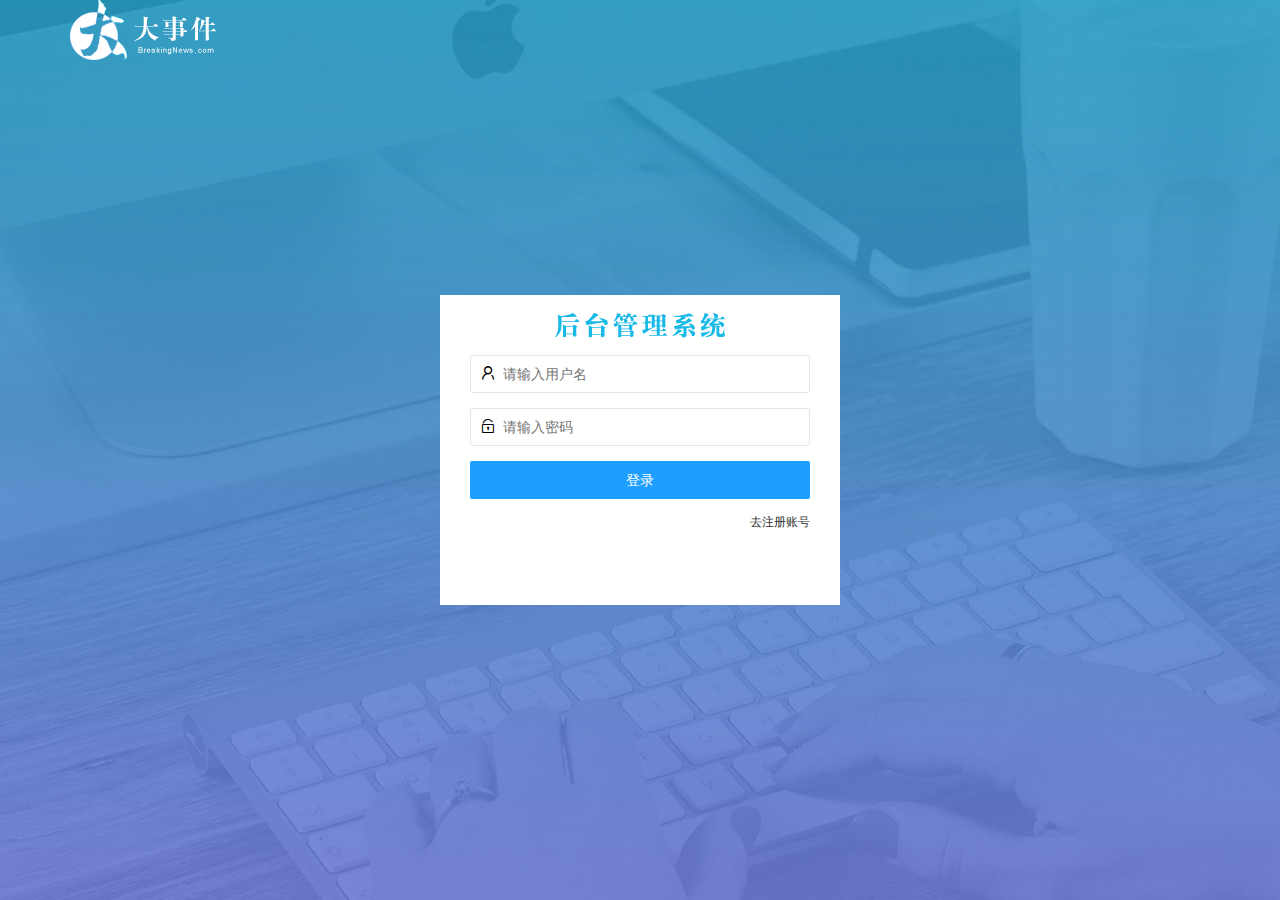
<file: login.html>
<!DOCTYPE html>
<html lang="en">

<head>
    <meta charset="UTF-8">
    <meta http-equiv="X-UA-Compatible" content="IE=edge">
    <meta name="viewport" content="width=device-width, initial-scale=1.0">
    <title>大事件-登录/注册</title>
    <!-- 导入 LayUI 的样式 -->
    <link rel="stylesheet" href="./assets/lib/layui/css/layui.css">
    <!-- 导入自己的样式表 -->
    <link rel="stylesheet" href="./assets/css/login.css">
</head>

<body>
    <!-- 头部的 Logo 区域 -->
    <div class="layui-main">
        <img src="./assets/images/logo.png" alt="" />
    </div>

    <!-- 登录注册区域 -->
    <div class="loginAndRegBox">
        <div class="title-box"></div>
        <!-- 登录的div -->
        <div class="login-box">
            <!-- 登录的表单 -->
            <form class="layui-form" id="form_login">
                <!-- 用户名 -->
                <div class="layui-form-item">
                    <i class="layui-icon layui-icon-username"></i>
                    <input type="text" name="username" required lay-verify="required" placeholder="请输入用户名" autocomplete="off" class="layui-input">
                </div>
                <!-- 密码 -->
                <div class="layui-form-item">
                    <i class="layui-icon layui-icon-password"></i>
                    <input type="password" name="password" required lay-verify="required|pwd" placeholder="请输入密码" autocomplete="off" class="layui-input">
                </div>
                <!-- 登录按钮 -->
                <div class="layui-form-item">
                    <!-- 注意： 表单提交按钮和普通按钮的区别，就是 lay-submit 属性 -->
                    <button class="layui-btn layui-btn-fluid layui-btn-normal" lay-submit>登录</button>
                </div>
                <div class="lay-form-item links">
                    <a href="javascript:;" id="link_reg">去注册账号</a>
                </div>
            </form>
        </div>
        <!-- 注册的div -->
        <div class="reg-box">
            <!-- 注册的表单 -->
            <form class="layui-form" id="form_reg">
                <!-- 用户名 -->
                <div class="layui-form-item">
                    <i class="layui-icon layui-icon-username"></i>
                    <input type="text" name="username" required lay-verify="required" placeholder="请输入用户名" autocomplete="off" class="layui-input">
                </div>
                <!-- 密码 -->
                <div class="layui-form-item">
                    <i class="layui-icon layui-icon-password"></i>
                    <input type="password" name="password" required lay-verify="required|pwd" placeholder="请输入密码" autocomplete="off" class="layui-input">
                </div>
                <!-- 密码确认框 -->
                <div class="layui-form-item">
                    <i class="layui-icon layui-icon-password"></i>
                    <input type="password" name="repassword" required lay-verify="required|pwd|repwd" placeholder="再次确认密码" autocomplete="off" class="layui-input">
                </div>
                <!-- 注册按钮 -->
                <div class="layui-form-item">
                    <!-- 注意： 表单提交按钮和普通按钮的区别，就是 lay-submit 属性 -->
                    <button class="layui-btn layui-btn-fluid layui-btn-normal" lay-submit>注册</button>
                </div>
                <div class="lay-form-item links">
                    <a href="javascript:;" id="link_login">去登陆</a>
                </div>
            </form>
        </div>
    </div>

    <!-- 导入 Layui 的JS文件 -->
    <script src="./assets/lib/layui/layui.all.js"></script>
    <!-- 导入 jQuery -->
    <script src="./assets/lib/jquery.js"></script>
    <!-- 导入自己的封装的 baseAPI.js -->
    <script src="./assets/js/baseAPI.js"></script>
    <!-- 导入自己的 javaScript 脚步 -->
    <script src="./assets/js/login.js"></script>
</body>

</html>
</file>
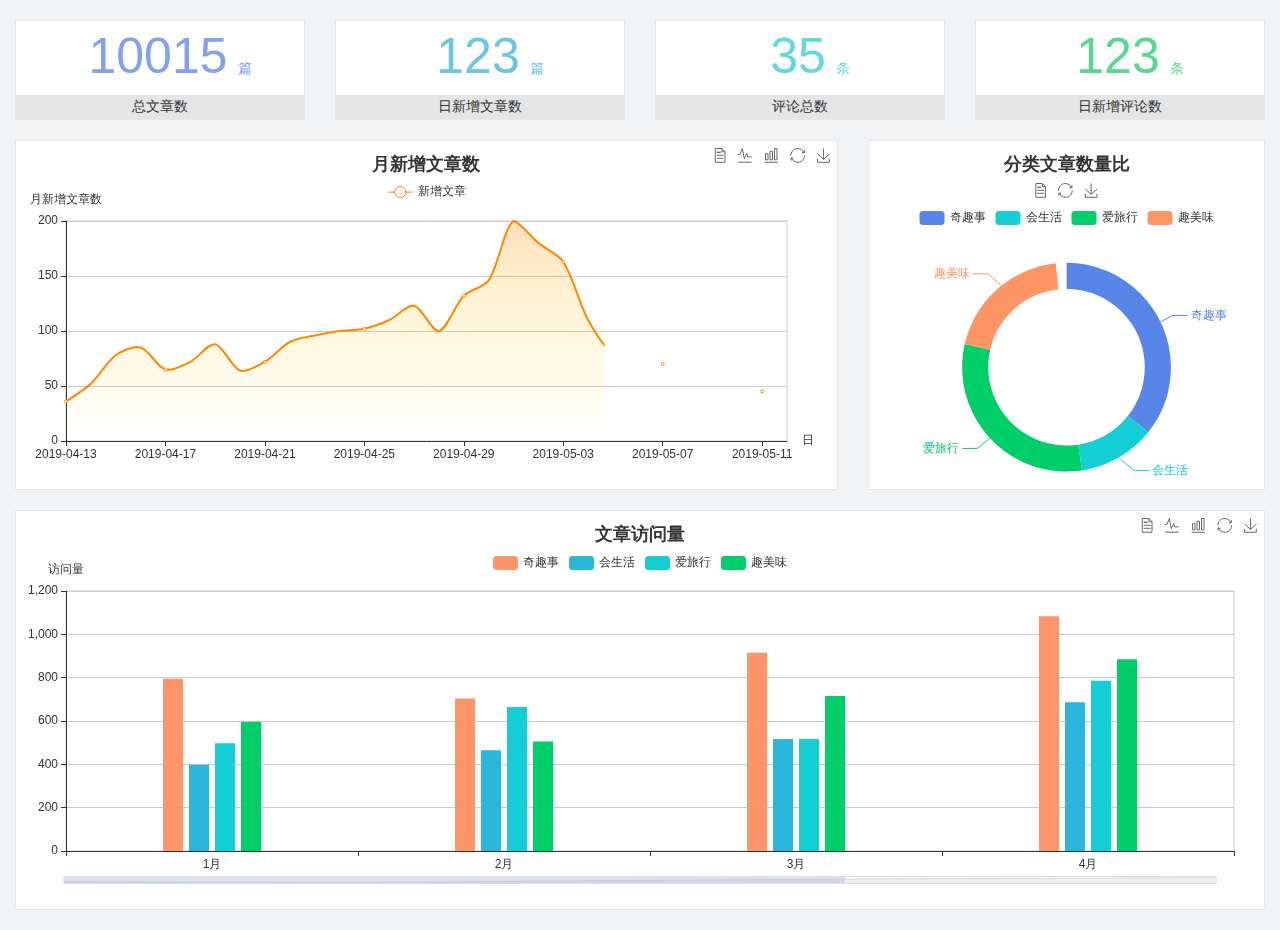
<file: home/dashboard.html>
<!DOCTYPE html>
<html lang="en">

<head>
    <meta charset="UTF-8">
    <meta name="viewport" content="width=device-width, initial-scale=1.0">
    <meta http-equiv="X-UA-Compatible" content="ie=edge">
    <title>图表统计</title>
    <link rel="stylesheet" href="../assets/lib/bootstrap.css" />
    <link rel="stylesheet" href="../assets/lib/main.css" />
    <script src="../assets/lib/jquery.js"></script>
    <script type="text/javascript" src="../assets/lib/echarts.min.js"></script>
</head>

<body>
    <div class="container-fluid">
        <div class="row spannel_list">
            <div class="col-sm-3 col-xs-6">
                <div class="spannel">
                    <em>10015</em><span>篇</span>
                    <b>总文章数</b>
                </div>
            </div>
            <div class="col-sm-3 col-xs-6">
                <div class="spannel scolor01">
                    <em>123</em><span>篇</span>
                    <b>日新增文章数</b>
                </div>
            </div>
            <div class="col-sm-3 col-xs-6">
                <div class="spannel scolor02">
                    <em>35</em><span>条</span>
                    <b>评论总数</b>
                </div>
            </div>
            <div class="col-sm-3 col-xs-6">
                <div class="spannel scolor03">
                    <em>123</em><span>条</span>
                    <b>日新增评论数</b>
                </div>
            </div>
        </div>
    </div>

    <div class="container-fluid">
        <div class="row curve-pie">
            <div class="col-lg-8 col-md-8">
                <div class="gragh_pannel" id="curve_show"></div>
            </div>
            <div class="col-lg-4 col-md-4">
                <div class="gragh_pannel" id="pie_show"></div>
            </div>
        </div>
    </div>

    <div class="container-fluid">
        <div class="column_pannel" id="column_show"></div>
    </div>

    <script>
        var oChart = echarts.init(document.getElementById('curve_show'));
        var aList_all = [{
            'count': 36,
            'date': '2019-04-13'
        }, {
            'count': 52,
            'date': '2019-04-14'
        }, {
            'count': 78,
            'date': '2019-04-15'
        }, {
            'count': 85,
            'date': '2019-04-16'
        }, {
            'count': 65,
            'date': '2019-04-17'
        }, {
            'count': 72,
            'date': '2019-04-18'
        }, {
            'count': 88,
            'date': '2019-04-19'
        }, {
            'count': 64,
            'date': '2019-04-20'
        }, {
            'count': 72,
            'date': '2019-04-21'
        }, {
            'count': 90,
            'date': '2019-04-22'
        }, {
            'count': 96,
            'date': '2019-04-23'
        }, {
            'count': 100,
            'date': '2019-04-24'
        }, {
            'count': 102,
            'date': '2019-04-25'
        }, {
            'count': 110,
            'date': '2019-04-26'
        }, {
            'count': 123,
            'date': '2019-04-27'
        }, {
            'count': 100,
            'date': '2019-04-28'
        }, {
            'count': 132,
            'date': '2019-04-29'
        }, {
            'count': 146,
            'date': '2019-04-30'
        }, {
            'count': 200,
            'date': '2019-05-01'
        }, {
            'count': 180,
            'date': '2019-05-02'
        }, {
            'count': 163,
            'date': '2019-05-03'
        }, {
            'count': 110,
            'date': '2019-05-04'
        }, {
            'count': 80,
            'date': '2019-05-05'
        }, {
            'count': 82,
            'date': '2019-05-06'
        }, {
            'count': 70,
            'date': '2019-05-07'
        }, {
            'count': 65,
            'date': '2019-05-08'
        }, {
            'count': 54,
            'date': '2019-05-09'
        }, {
            'count': 40,
            'date': '2019-05-10'
        }, {
            'count': 45,
            'date': '2019-05-11'
        }, {
            'count': 38,
            'date': '2019-05-12'
        }, ];

        let aCount = [];
        let aDate = [];

        for (var i = 0; i < aList_all.length; i++) {
            aCount.push(aList_all[i].count);
            aDate.push(aList_all[i].date);
        }

        var chartopt = {
            title: {
                text: '月新增文章数',
                left: 'center',
                top: '10'
            },
            tooltip: {
                trigger: 'axis'
            },
            legend: {
                data: ['新增文章'],
                top: '40'
            },
            toolbox: {
                show: true,
                feature: {
                    mark: {
                        show: true
                    },
                    dataView: {
                        show: true,
                        readOnly: false
                    },
                    magicType: {
                        show: true,
                        type: ['line', 'bar']
                    },
                    restore: {
                        show: true
                    },
                    saveAsImage: {
                        show: true
                    }
                }
            },
            calculable: true,
            xAxis: [{
                name: '日',
                type: 'category',
                boundaryGap: false,
                data: aDate
            }],
            yAxis: [{
                name: '月新增文章数',
                type: 'value'
            }],
            series: [{
                name: '新增文章',
                type: 'line',
                smooth: true,
                itemStyle: {
                    normal: {
                        areaStyle: {
                            type: 'default'
                        },
                        color: '#f80'
                    },
                    lineStyle: {
                        color: '#f80'
                    }
                },
                data: aCount
            }],
            areaStyle: {
                normal: {
                    color: new echarts.graphic.LinearGradient(0, 0, 0, 1, [{
                        offset: 0,
                        color: 'rgba(255,136,0,0.39)'
                    }, {
                        offset: .34,
                        color: 'rgba(255,180,0,0.25)'
                    }, {
                        offset: 1,
                        color: 'rgba(255,222,0,0.00)'
                    }])

                }
            },
            grid: {
                show: true,
                x: 50,
                x2: 50,
                y: 80,
                height: 220
            }
        };

        oChart.setOption(chartopt);


        var oPie = echarts.init(document.getElementById('pie_show'));
        var oPieopt = {
            title: {
                top: 10,
                text: '分类文章数量比',
                x: 'center'
            },
            tooltip: {
                trigger: 'item',
                formatter: "{a} <br/>{b} : {c} ({d}%)"
            },
            color: ['#5885e8', '#13cfd5', '#00ce68', '#ff9565'],
            legend: {
                x: 'center',
                top: 65,
                data: ['奇趣事', '会生活', '爱旅行', '趣美味']
            },
            toolbox: {
                show: true,
                x: 'center',
                top: 35,
                feature: {
                    mark: {
                        show: true
                    },
                    dataView: {
                        show: true,
                        readOnly: false
                    },
                    magicType: {
                        show: true,
                        type: ['pie', 'funnel'],
                        option: {
                            funnel: {
                                x: '25%',
                                width: '50%',
                                funnelAlign: 'left',
                                max: 1548
                            }
                        }
                    },
                    restore: {
                        show: true
                    },
                    saveAsImage: {
                        show: true
                    }
                }
            },
            calculable: true,
            series: [{
                name: '访问来源',
                type: 'pie',
                radius: ['45%', '60%'],
                center: ['50%', '65%'],
                data: [{
                    value: 300,
                    name: '奇趣事'
                }, {
                    value: 100,
                    name: '会生活'
                }, {
                    value: 260,
                    name: '爱旅行'
                }, {
                    value: 180,
                    name: '趣美味'
                }]
            }]
        };
        oPie.setOption(oPieopt);



        var oColumn = this.echarts.init(document.getElementById('column_show'));
        var oColumnopt = {
            title: {
                text: '文章访问量',
                left: 'center',
                top: '10'
            },
            tooltip: {
                trigger: 'axis'
            },
            legend: {
                data: ['奇趣事', '会生活', '爱旅行', '趣美味'],
                top: '40'
            },
            toolbox: {
                show: true,
                feature: {
                    mark: {
                        show: true
                    },
                    dataView: {
                        show: true,
                        readOnly: false
                    },
                    magicType: {
                        show: true,
                        type: ['line', 'bar']
                    },
                    restore: {
                        show: true
                    },
                    saveAsImage: {
                        show: true
                    }
                }
            },
            calculable: true,
            xAxis: [{
                type: 'category',
                data: ['1月', '2月', '3月', '4月', '5月']
            }],
            yAxis: [{
                name: '访问量',
                type: 'value'
            }],
            series: [{
                name: '奇趣事',
                type: 'bar',
                barWidth: 20,
                itemStyle: {
                    normal: {
                        areaStyle: {
                            type: 'default'
                        },
                        color: '#fd956a'
                    }
                },
                data: [800, 708, 920, 1090, 1200]
            }, {
                name: '会生活',
                type: 'bar',
                barWidth: 20,
                itemStyle: {
                    normal: {
                        areaStyle: {
                            type: 'default'
                        },
                        color: '#2bb6db'
                    }
                },
                data: [400, 468, 520, 690, 800]
            }, {
                name: '爱旅行',
                type: 'bar',
                barWidth: 20,
                itemStyle: {
                    normal: {
                        areaStyle: {
                            type: 'default'
                        },
                        color: '#13cfd5'
                    }
                },
                data: [500, 668, 520, 790, 900]
            }, {
                name: '趣美味',
                type: 'bar',
                barWidth: 20,
                itemStyle: {
                    normal: {
                        areaStyle: {
                            type: 'default'
                        },
                        color: '#00ce68'
                    }
                },
                data: [600, 508, 720, 890, 1000]
            }],
            grid: {
                show: true,
                x: 50,
                x2: 30,
                y: 80,
                height: 260
            },
            dataZoom: [ //给x轴设置滚动条
                {
                    start: 0, //默认为0
                    end: 100 - 1000 / 31, //默认为100
                    type: 'slider',
                    show: true,
                    xAxisIndex: [0],
                    handleSize: 0, //滑动条的 左右2个滑动条的大小
                    height: 8, //组件高度
                    left: 45, //左边的距离
                    right: 50, //右边的距离
                    bottom: 26, //右边的距离
                    handleColor: '#ddd', //h滑动图标的颜色
                    handleStyle: {
                        borderColor: "#cacaca",
                        borderWidth: "1",
                        shadowBlur: 2,
                        background: "#ddd",
                        shadowColor: "#ddd",
                    }
                }
            ]
        };
        oColumn.setOption(oColumnopt);
    </script>
</body>

</html>
</file>
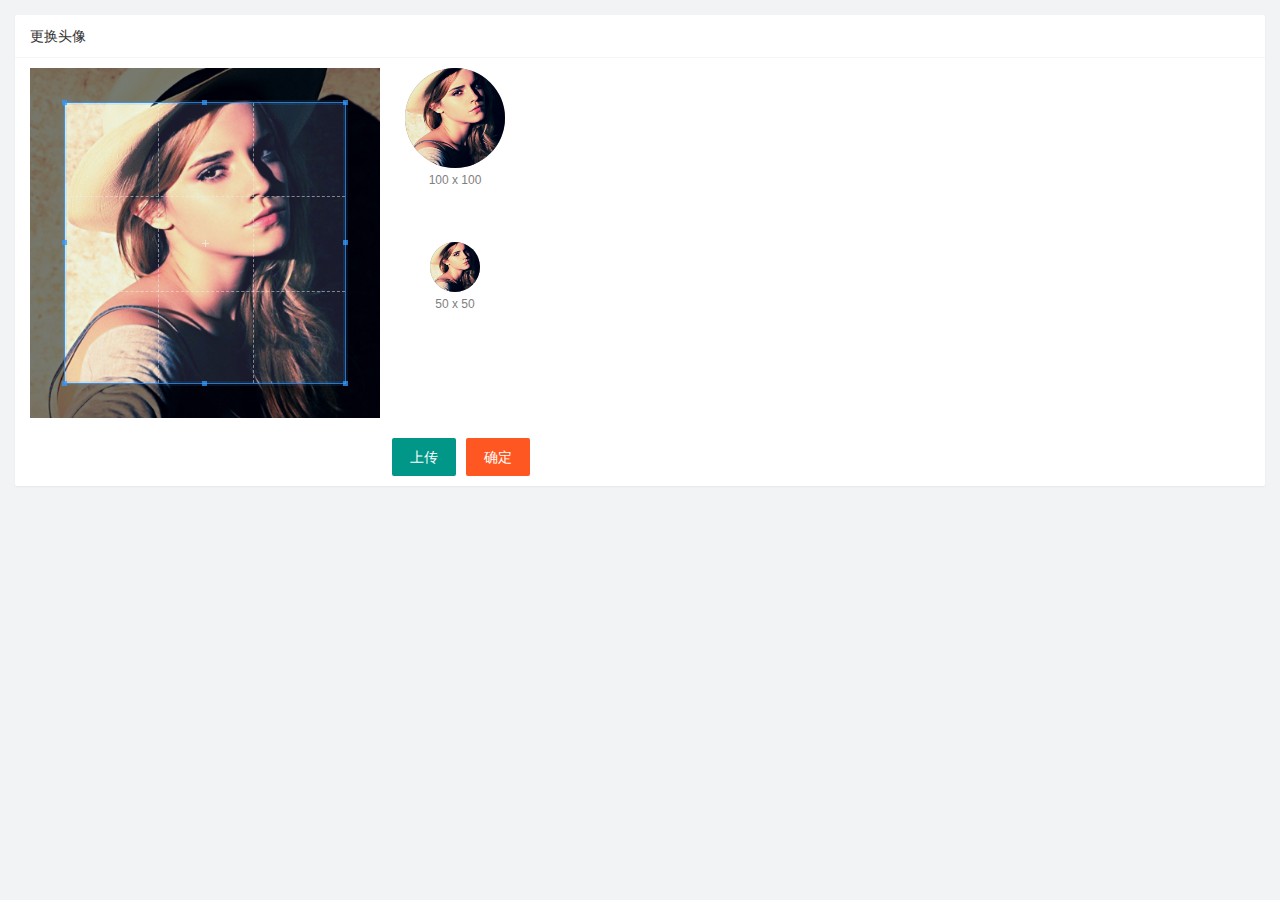
<file: user/user_avatar.html>
<!DOCTYPE html>
<html lang="en">

<head>
    <meta charset="UTF-8">
    <meta http-equiv="X-UA-Compatible" content="IE=edge">
    <meta name="viewport" content="width=device-width, initial-scale=1.0">
    <title>Document</title>
    <link rel="stylesheet" href="/assets/lib/layui/css/layui.css" />
    <link rel="stylesheet" href="/assets/lib/cropper/cropper.css" />
    <link rel="stylesheet" href="/assets/css/user/user_avatar.css" />
</head>

<body>
    <!-- 卡片区域 -->
    <div class="layui-card">
        <div class="layui-card-header">更换头像</div>
        <div class="layui-card-body">
            <!-- 第一行的图片裁剪和预览区域 -->
            <div class="row1">
                <!-- 图片裁剪区域 -->
                <div class="cropper-box">
                    <!-- 这个 img 标签很重要，将来会把它初始化为裁剪区域 -->
                    <img id="image" src="/assets/images/sample.jpg" />
                </div>
                <!-- 图片的预览区域 -->
                <div class="preview-box">
                    <div>
                        <!-- 宽高为 100px 的预览区域 -->
                        <div class="img-preview w100"></div>
                        <p class="size">100 x 100</p>
                    </div>
                    <div>
                        <!-- 宽高为 50px 的预览区域 -->
                        <div class="img-preview w50"></div>
                        <p class="size">50 x 50</p>
                    </div>
                </div>
            </div>
            <!-- 第二行的按钮区域 -->
            <div class="row2">
                <!-- 通过 accept 属性，可以指定，允许用户选择什么类型的文件 -->
                <input type="file" id="file" accept="image/png,image/jpeg">
                <button type="button" class="layui-btn" id="btnChooseImage">上传</button>
                <button type="button" class="layui-btn layui-btn-danger" id="btnUpload">确定</button>
            </div>
        </div>

        <script src="/assets/lib/layui/layui.all.js"></script>
        <script src="/assets/lib/jquery.js"></script>
        <script src="/assets/lib/cropper/Cropper.js"></script>
        <script src="/assets/lib/cropper/jquery-cropper.js"></script>
        <script src="/assets/js/baseAPI.js"></script>
        <script src="/assets/js/user/user_avatar.js"></script>
</body>

</html>
</file>
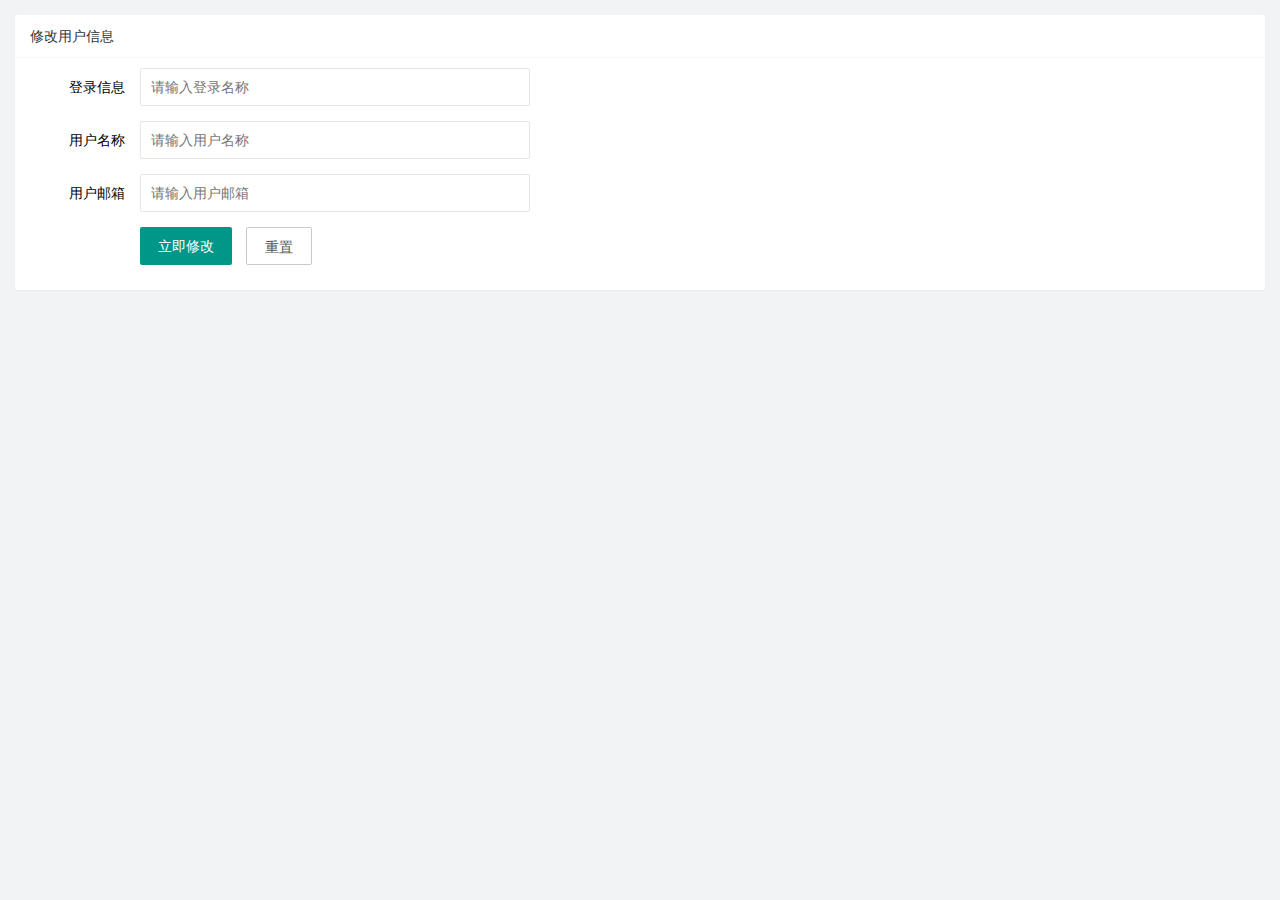
<file: user/user_info.html>
<!DOCTYPE html>
<html lang="en">

<head>
    <meta charset="UTF-8">
    <meta http-equiv="X-UA-Compatible" content="IE=edge">
    <meta name="viewport" content="width=device-width, initial-scale=1.0">
    <title>Document</title>
    <!-- 导入 layui 的样式 -->
    <link rel="stylesheet" href="/assets/lib/layui/css/layui.css" />
    <!-- 导入自己的样式表 -->
    <link rel="stylesheet" href="/assets/css/user/user_info.css" />
</head>

<body>
    <!-- 卡片区域 -->
    <div class="layui-card">
        <div class="layui-card-header">修改用户信息</div>
        <div class="layui-card-body">
            <!-- form 表单区域 -->
            <form class="layui-form" lay-filter="formUserInfo">
                <!-- 这是隐藏域 -->
                <input type="hidden" name="id" value="">
                <div class="layui-form-item">
                    <label class="layui-form-label">登录信息</label>
                    <div class="layui-input-block">
                        <input type="text" name="username" required lay-verify="required" placeholder="请输入登录名称" autocomplete="off" class="layui-input" readonly>
                    </div>
                </div>
                <div class="layui-form-item">
                    <label class="layui-form-label">用户名称</label>
                    <div class="layui-input-block">
                        <input type="text" name="nickname" required lay-verify="required|nickname" placeholder="请输入用户名称" autocomplete="off" class="layui-input">
                    </div>
                </div>
                <div class="layui-form-item">
                    <label class="layui-form-label">用户邮箱</label>
                    <div class="layui-input-block">
                        <input type="text" name="email" required lay-verify="required|email" placeholder="请输入用户邮箱" autocomplete="off" class="layui-input">
                    </div>
                </div>
                <div class="layui-form-item">
                    <div class="layui-input-block">
                        <button class="layui-btn" lay-submit lay-filter="formDemo">立即修改</button>
                        <button type="reset" class="layui-btn layui-btn-primary" id="btnReset">重置</button>
                    </div>
                </div>
            </form>
        </div>
    </div>

    <!-- 导入 layui 的 js -->
    <script src="/assets/lib/layui/layui.all.js"></script>
    <!-- 导入 jQuery -->
    <script src="/assets/lib/jquery.js"></script>
    <!-- 导入 baseAPI -->
    <script src="/assets/js/baseAPI.js"></script>
    <!-- 导入自己的 js -->
    <script src="/assets/js/user/user_info.js"></script>
</body>

</html>
</file>
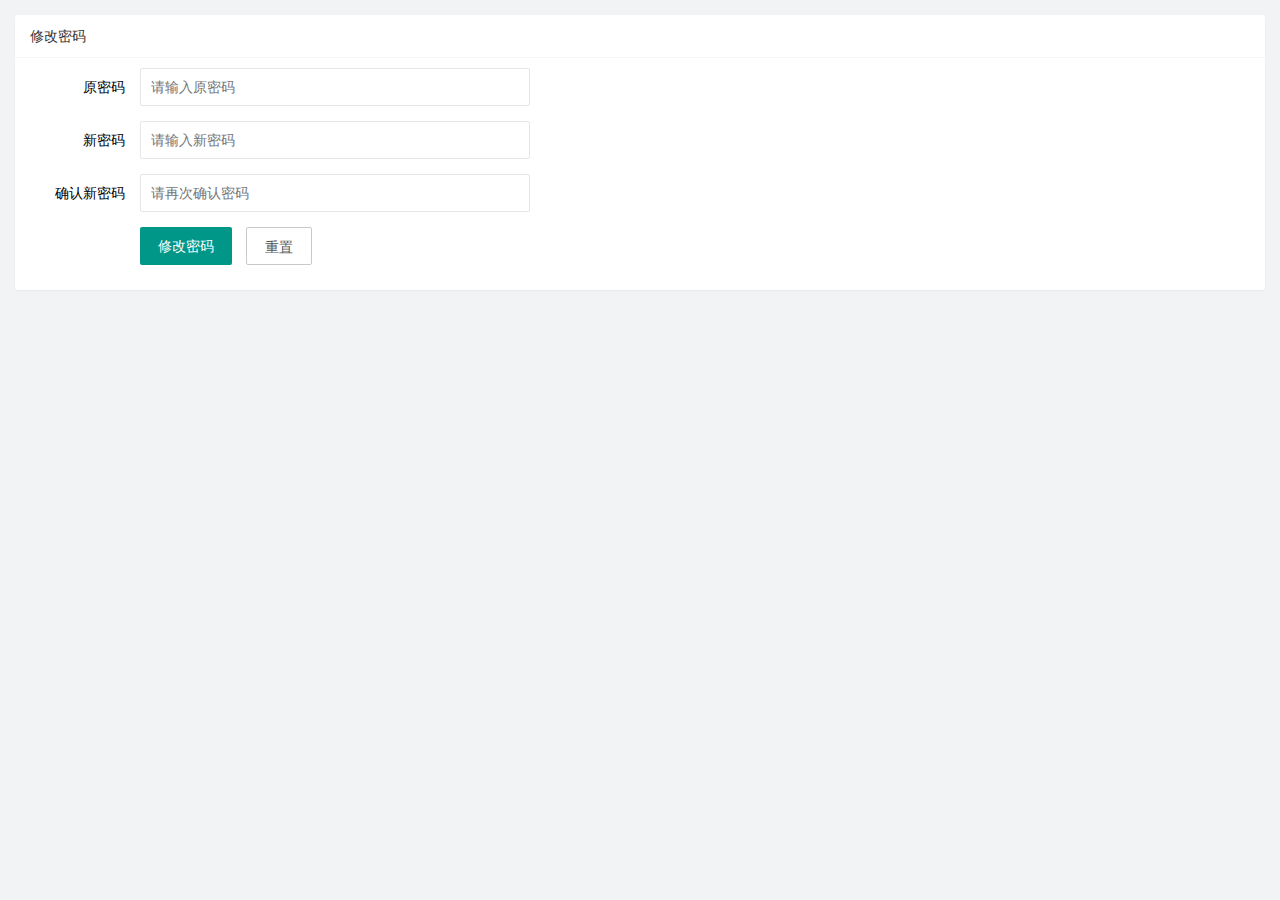
<file: user/user_pwd.html>
<!DOCTYPE html>
<html lang="en">

<head>
    <meta charset="UTF-8">
    <meta http-equiv="X-UA-Compatible" content="IE=edge">
    <meta name="viewport" content="width=device-width, initial-scale=1.0">
    <title>Document</title>
    <link rel="stylesheet" href="/assets/lib/layui/css/layui.css" />
    <link rel="stylesheet" href="/assets/css/user/user_pwd.css" />
</head>

<body>
    <!-- 卡片区域  -->
    <div class="layui-card">
        <div class="layui-card-header">修改密码</div>
        <div class="layui-card-body">
            <form class="layui-form">
                <div class="layui-form-item">
                    <label class="layui-form-label">原密码</label>
                    <div class="layui-input-block">
                        <input type="password" name="oldPwd" required lay-verify="required|pwd" placeholder="请输入原密码" autocomplete="off" class="layui-input">
                    </div>
                </div>
                <div class="layui-form-item">
                    <label class="layui-form-label">新密码</label>
                    <div class="layui-input-block">
                        <input type="password" name="newPwd" required lay-verify="required|pwd|samePwd" placeholder="请输入新密码" autocomplete="off" class="layui-input">
                    </div>
                </div>
                <div class="layui-form-item">
                    <label class="layui-form-label">确认新密码</label>
                    <div class="layui-input-block">
                        <input type="password" name="rePwd" required lay-verify="required|pwd|rePwd" placeholder="请再次确认密码" autocomplete="off" class="layui-input">
                    </div>
                </div>
                <div class="layui-form-item">
                    <div class="layui-input-block">
                        <button class="layui-btn" lay-submit lay-filter="formDemo">修改密码</button>
                        <button type="reset" class="layui-btn layui-btn-primary">重置</button>
                    </div>
                </div>
            </form>
        </div>
    </div>


    <!-- 导入 layui 的 js -->
    <script src="/assets/lib/layui/layui.all.js"></script>
    <!-- 导入 jquery -->
    <script src="/assets/lib/jquery.js"></script>
    <!-- 导入 baseAPI -->
    <script src="/assets/js/baseAPI.js"></script>
    <!-- 导入自己的 js -->
    <script src="/assets/js/user/user_pwd.js"></script>
</body>

</html>
</file>
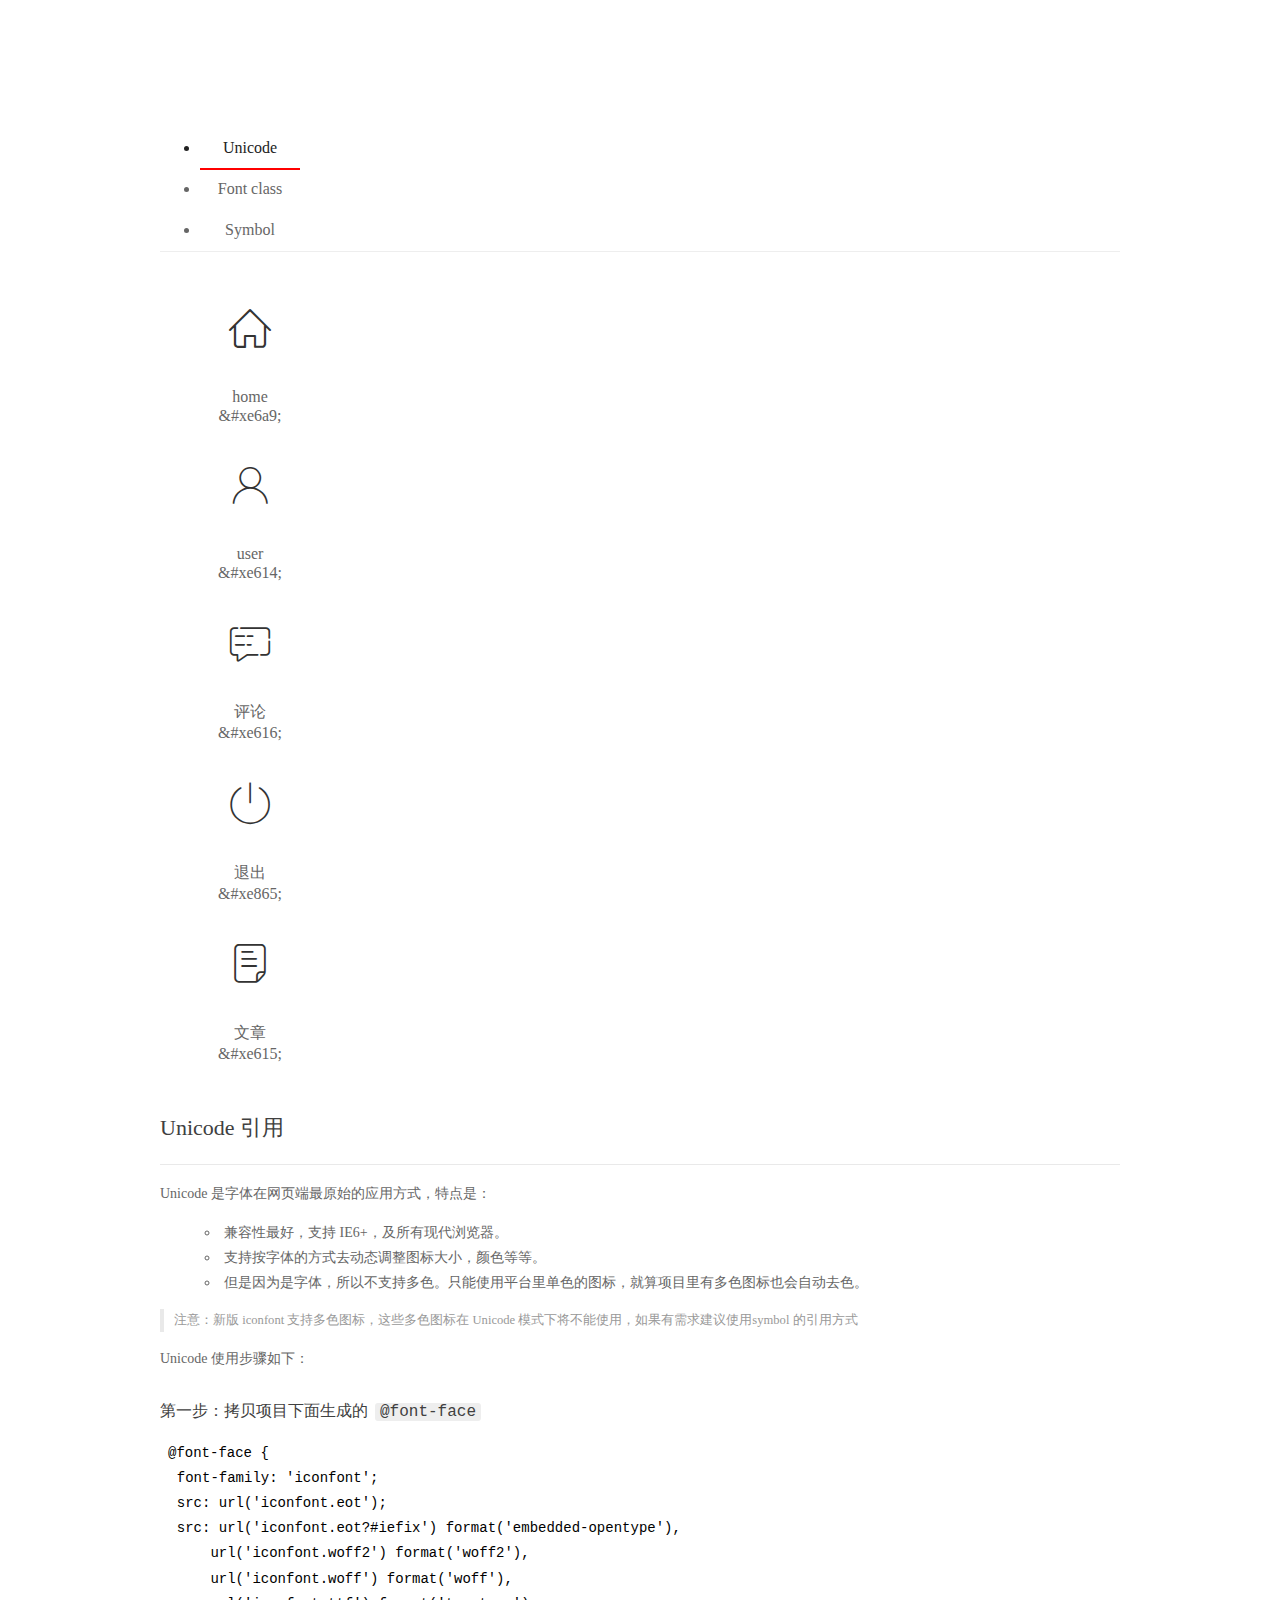
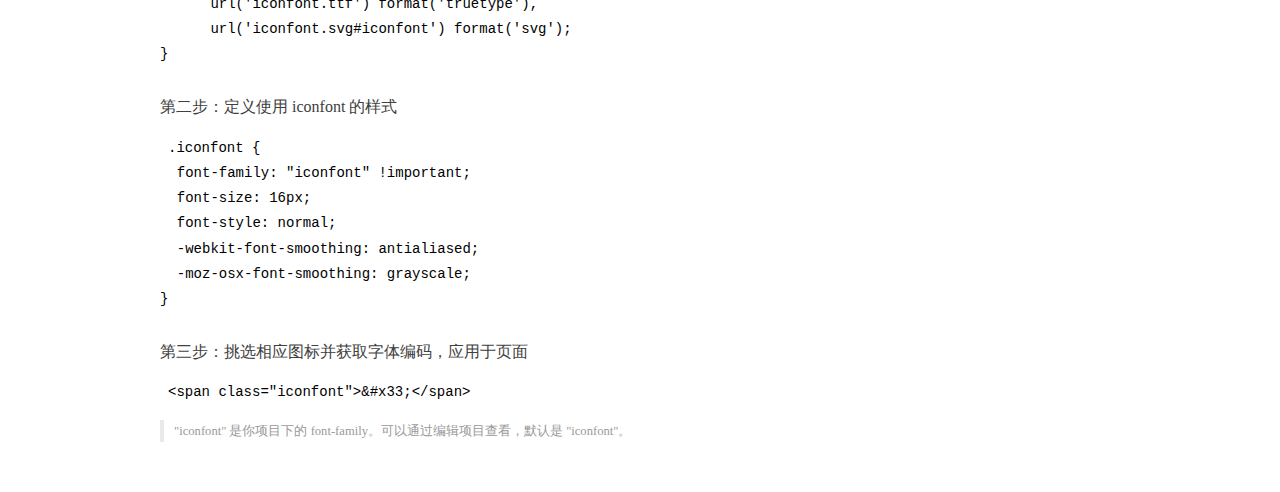
<file: assets/fonts/demo_index.html>
<!DOCTYPE html>
<html>
<head>
  <meta charset="utf-8"/>
  <title>IconFont Demo</title>
  <link rel="shortcut icon" href="https://gtms04.alicdn.com/tps/i4/TB1_oz6GVXXXXaFXpXXJDFnIXXX-64-64.ico" type="image/x-icon"/>
  <link rel="stylesheet" href="https://g.alicdn.com/thx/cube/1.3.2/cube.min.css">
  <link rel="stylesheet" href="demo.css">
  <link rel="stylesheet" href="iconfont.css">
  <script src="iconfont.js"></script>
  <!-- jQuery -->
  <script src="https://a1.alicdn.com/oss/uploads/2018/12/26/7bfddb60-08e8-11e9-9b04-53e73bb6408b.js"></script>
  <!-- 代码高亮 -->
  <script src="https://a1.alicdn.com/oss/uploads/2018/12/26/a3f714d0-08e6-11e9-8a15-ebf944d7534c.js"></script>
</head>
<body>
  <div class="main">
    <h1 class="logo"><a href="https://www.iconfont.cn/" title="iconfont 首页" target="_blank">&#xe86b;</a></h1>
    <div class="nav-tabs">
      <ul id="tabs" class="dib-box">
        <li class="dib active"><span>Unicode</span></li>
        <li class="dib"><span>Font class</span></li>
        <li class="dib"><span>Symbol</span></li>
      </ul>
      
    </div>
    <div class="tab-container">
      <div class="content unicode" style="display: block;">
          <ul class="icon_lists dib-box">
          
            <li class="dib">
              <span class="icon iconfont">&#xe6a9;</span>
                <div class="name">home</div>
                <div class="code-name">&amp;#xe6a9;</div>
              </li>
          
            <li class="dib">
              <span class="icon iconfont">&#xe614;</span>
                <div class="name">user</div>
                <div class="code-name">&amp;#xe614;</div>
              </li>
          
            <li class="dib">
              <span class="icon iconfont">&#xe616;</span>
                <div class="name">评论</div>
                <div class="code-name">&amp;#xe616;</div>
              </li>
          
            <li class="dib">
              <span class="icon iconfont">&#xe865;</span>
                <div class="name">退出</div>
                <div class="code-name">&amp;#xe865;</div>
              </li>
          
            <li class="dib">
              <span class="icon iconfont">&#xe615;</span>
                <div class="name">文章</div>
                <div class="code-name">&amp;#xe615;</div>
              </li>
          
          </ul>
          <div class="article markdown">
          <h2 id="unicode-">Unicode 引用</h2>
          <hr>

          <p>Unicode 是字体在网页端最原始的应用方式，特点是：</p>
          <ul>
            <li>兼容性最好，支持 IE6+，及所有现代浏览器。</li>
            <li>支持按字体的方式去动态调整图标大小，颜色等等。</li>
            <li>但是因为是字体，所以不支持多色。只能使用平台里单色的图标，就算项目里有多色图标也会自动去色。</li>
          </ul>
          <blockquote>
            <p>注意：新版 iconfont 支持多色图标，这些多色图标在 Unicode 模式下将不能使用，如果有需求建议使用symbol 的引用方式</p>
          </blockquote>
          <p>Unicode 使用步骤如下：</p>
          <h3 id="-font-face">第一步：拷贝项目下面生成的 <code>@font-face</code></h3>
<pre><code class="language-css"
>@font-face {
  font-family: 'iconfont';
  src: url('iconfont.eot');
  src: url('iconfont.eot?#iefix') format('embedded-opentype'),
      url('iconfont.woff2') format('woff2'),
      url('iconfont.woff') format('woff'),
      url('iconfont.ttf') format('truetype'),
      url('iconfont.svg#iconfont') format('svg');
}
</code></pre>
          <h3 id="-iconfont-">第二步：定义使用 iconfont 的样式</h3>
<pre><code class="language-css"
>.iconfont {
  font-family: "iconfont" !important;
  font-size: 16px;
  font-style: normal;
  -webkit-font-smoothing: antialiased;
  -moz-osx-font-smoothing: grayscale;
}
</code></pre>
          <h3 id="-">第三步：挑选相应图标并获取字体编码，应用于页面</h3>
<pre>
<code class="language-html"
>&lt;span class="iconfont"&gt;&amp;#x33;&lt;/span&gt;
</code></pre>
          <blockquote>
            <p>"iconfont" 是你项目下的 font-family。可以通过编辑项目查看，默认是 "iconfont"。</p>
          </blockquote>
          </div>
      </div>
      <div class="content font-class">
        <ul class="icon_lists dib-box">
          
          <li class="dib">
            <span class="icon iconfont icon-home"></span>
            <div class="name">
              home
            </div>
            <div class="code-name">.icon-home
            </div>
          </li>
          
          <li class="dib">
            <span class="icon iconfont icon-user"></span>
            <div class="name">
              user
            </div>
            <div class="code-name">.icon-user
            </div>
          </li>
          
          <li class="dib">
            <span class="icon iconfont icon-pinglun"></span>
            <div class="name">
              评论
            </div>
            <div class="code-name">.icon-pinglun
            </div>
          </li>
          
          <li class="dib">
            <span class="icon iconfont icon-tuichu"></span>
            <div class="name">
              退出
            </div>
            <div class="code-name">.icon-tuichu
            </div>
          </li>
          
          <li class="dib">
            <span class="icon iconfont icon-16"></span>
            <div class="name">
              文章
            </div>
            <div class="code-name">.icon-16
            </div>
          </li>
          
        </ul>
        <div class="article markdown">
        <h2 id="font-class-">font-class 引用</h2>
        <hr>

        <p>font-class 是 Unicode 使用方式的一种变种，主要是解决 Unicode 书写不直观，语意不明确的问题。</p>
        <p>与 Unicode 使用方式相比，具有如下特点：</p>
        <ul>
          <li>兼容性良好，支持 IE8+，及所有现代浏览器。</li>
          <li>相比于 Unicode 语意明确，书写更直观。可以很容易分辨这个 icon 是什么。</li>
          <li>因为使用 class 来定义图标，所以当要替换图标时，只需要修改 class 里面的 Unicode 引用。</li>
          <li>不过因为本质上还是使用的字体，所以多色图标还是不支持的。</li>
        </ul>
        <p>使用步骤如下：</p>
        <h3 id="-fontclass-">第一步：引入项目下面生成的 fontclass 代码：</h3>
<pre><code class="language-html">&lt;link rel="stylesheet" href="./iconfont.css"&gt;
</code></pre>
        <h3 id="-">第二步：挑选相应图标并获取类名，应用于页面：</h3>
<pre><code class="language-html">&lt;span class="iconfont icon-xxx"&gt;&lt;/span&gt;
</code></pre>
        <blockquote>
          <p>"
            iconfont" 是你项目下的 font-family。可以通过编辑项目查看，默认是 "iconfont"。</p>
        </blockquote>
      </div>
      </div>
      <div class="content symbol">
          <ul class="icon_lists dib-box">
          
            <li class="dib">
                <svg class="icon svg-icon" aria-hidden="true">
                  <use xlink:href="#icon-home"></use>
                </svg>
                <div class="name">home</div>
                <div class="code-name">#icon-home</div>
            </li>
          
            <li class="dib">
                <svg class="icon svg-icon" aria-hidden="true">
                  <use xlink:href="#icon-user"></use>
                </svg>
                <div class="name">user</div>
                <div class="code-name">#icon-user</div>
            </li>
          
            <li class="dib">
                <svg class="icon svg-icon" aria-hidden="true">
                  <use xlink:href="#icon-pinglun"></use>
                </svg>
                <div class="name">评论</div>
                <div class="code-name">#icon-pinglun</div>
            </li>
          
            <li class="dib">
                <svg class="icon svg-icon" aria-hidden="true">
                  <use xlink:href="#icon-tuichu"></use>
                </svg>
                <div class="name">退出</div>
                <div class="code-name">#icon-tuichu</div>
            </li>
          
            <li class="dib">
                <svg class="icon svg-icon" aria-hidden="true">
                  <use xlink:href="#icon-16"></use>
                </svg>
                <div class="name">文章</div>
                <div class="code-name">#icon-16</div>
            </li>
          
          </ul>
          <div class="article markdown">
          <h2 id="symbol-">Symbol 引用</h2>
          <hr>

          <p>这是一种全新的使用方式，应该说这才是未来的主流，也是平台目前推荐的用法。相关介绍可以参考这篇<a href="">文章</a>
            这种用法其实是做了一个 SVG 的集合，与另外两种相比具有如下特点：</p>
          <ul>
            <li>支持多色图标了，不再受单色限制。</li>
            <li>通过一些技巧，支持像字体那样，通过 <code>font-size</code>, <code>color</code> 来调整样式。</li>
            <li>兼容性较差，支持 IE9+，及现代浏览器。</li>
            <li>浏览器渲染 SVG 的性能一般，还不如 png。</li>
          </ul>
          <p>使用步骤如下：</p>
          <h3 id="-symbol-">第一步：引入项目下面生成的 symbol 代码：</h3>
<pre><code class="language-html">&lt;script src="./iconfont.js"&gt;&lt;/script&gt;
</code></pre>
          <h3 id="-css-">第二步：加入通用 CSS 代码（引入一次就行）：</h3>
<pre><code class="language-html">&lt;style&gt;
.icon {
  width: 1em;
  height: 1em;
  vertical-align: -0.15em;
  fill: currentColor;
  overflow: hidden;
}
&lt;/style&gt;
</code></pre>
          <h3 id="-">第三步：挑选相应图标并获取类名，应用于页面：</h3>
<pre><code class="language-html">&lt;svg class="icon" aria-hidden="true"&gt;
  &lt;use xlink:href="#icon-xxx"&gt;&lt;/use&gt;
&lt;/svg&gt;
</code></pre>
          </div>
      </div>

    </div>
  </div>
  <script>
  $(document).ready(function () {
      $('.tab-container .content:first').show()

      $('#tabs li').click(function (e) {
        var tabContent = $('.tab-container .content')
        var index = $(this).index()

        if ($(this).hasClass('active')) {
          return
        } else {
          $('#tabs li').removeClass('active')
          $(this).addClass('active')

          tabContent.hide().eq(index).fadeIn()
        }
      })
    })
  </script>
</body>
</html>
</file>
<file: assets/lib/layui/css/layui.css>
/** layui-v2.5.5 MIT License By https://www.layui.com */
 .layui-inline,img{display:inline-block;vertical-align:middle}h1,h2,h3,h4,h5,h6{font-weight:400}.layui-edge,.layui-header,.layui-inline,.layui-main{position:relative}.layui-body,.layui-edge,.layui-elip{overflow:hidden}.layui-btn,.layui-edge,.layui-inline,img{vertical-align:middle}.layui-btn,.layui-disabled,.layui-icon,.layui-unselect{-moz-user-select:none;-webkit-user-select:none;-ms-user-select:none}.layui-elip,.layui-form-checkbox span,.layui-form-pane .layui-form-label{text-overflow:ellipsis;white-space:nowrap}.layui-breadcrumb,.layui-tree-btnGroup{visibility:hidden}blockquote,body,button,dd,div,dl,dt,form,h1,h2,h3,h4,h5,h6,input,li,ol,p,pre,td,textarea,th,ul{margin:0;padding:0;-webkit-tap-highlight-color:rgba(0,0,0,0)}a:active,a:hover{outline:0}img{border:none}li{list-style:none}table{border-collapse:collapse;border-spacing:0}h4,h5,h6{font-size:100%}button,input,optgroup,option,select,textarea{font-family:inherit;font-size:inherit;font-style:inherit;font-weight:inherit;outline:0}pre{white-space:pre-wrap;white-space:-moz-pre-wrap;white-space:-pre-wrap;white-space:-o-pre-wrap;word-wrap:break-word}body{line-height:24px;font:14px Helvetica Neue,Helvetica,PingFang SC,Tahoma,Arial,sans-serif}hr{height:1px;margin:10px 0;border:0;clear:both}a{color:#333;text-decoration:none}a:hover{color:#777}a cite{font-style:normal;*cursor:pointer}.layui-border-box,.layui-border-box *{box-sizing:border-box}.layui-box,.layui-box *{box-sizing:content-box}.layui-clear{clear:both;*zoom:1}.layui-clear:after{content:'\20';clear:both;*zoom:1;display:block;height:0}.layui-inline{*display:inline;*zoom:1}.layui-edge{display:inline-block;width:0;height:0;border-width:6px;border-style:dashed;border-color:transparent}.layui-edge-top{top:-4px;border-bottom-color:#999;border-bottom-style:solid}.layui-edge-right{border-left-color:#999;border-left-style:solid}.layui-edge-bottom{top:2px;border-top-color:#999;border-top-style:solid}.layui-edge-left{border-right-color:#999;border-right-style:solid}.layui-disabled,.layui-disabled:hover{color:#d2d2d2!important;cursor:not-allowed!important}.layui-circle{border-radius:100%}.layui-show{display:block!important}.layui-hide{display:none!important}@font-face{font-family:layui-icon;src:url(../font/iconfont.eot?v=250);src:url(../font/iconfont.eot?v=250#iefix) format('embedded-opentype'),url(../font/iconfont.woff2?v=250) format('woff2'),url(../font/iconfont.woff?v=250) format('woff'),url(../font/iconfont.ttf?v=250) format('truetype'),url(../font/iconfont.svg?v=250#layui-icon) format('svg')}.layui-icon{font-family:layui-icon!important;font-size:16px;font-style:normal;-webkit-font-smoothing:antialiased;-moz-osx-font-smoothing:grayscale}.layui-icon-reply-fill:before{content:"\e611"}.layui-icon-set-fill:before{content:"\e614"}.layui-icon-menu-fill:before{content:"\e60f"}.layui-icon-search:before{content:"\e615"}.layui-icon-share:before{content:"\e641"}.layui-icon-set-sm:before{content:"\e620"}.layui-icon-engine:before{content:"\e628"}.layui-icon-close:before{content:"\1006"}.layui-icon-close-fill:before{content:"\1007"}.layui-icon-chart-screen:before{content:"\e629"}.layui-icon-star:before{content:"\e600"}.layui-icon-circle-dot:before{content:"\e617"}.layui-icon-chat:before{content:"\e606"}.layui-icon-release:before{content:"\e609"}.layui-icon-list:before{content:"\e60a"}.layui-icon-chart:before{content:"\e62c"}.layui-icon-ok-circle:before{content:"\1005"}.layui-icon-layim-theme:before{content:"\e61b"}.layui-icon-table:before{content:"\e62d"}.layui-icon-right:before{content:"\e602"}.layui-icon-left:before{content:"\e603"}.layui-icon-cart-simple:before{content:"\e698"}.layui-icon-face-cry:before{content:"\e69c"}.layui-icon-face-smile:before{content:"\e6af"}.layui-icon-survey:before{content:"\e6b2"}.layui-icon-tree:before{content:"\e62e"}.layui-icon-upload-circle:before{content:"\e62f"}.layui-icon-add-circle:before{content:"\e61f"}.layui-icon-download-circle:before{content:"\e601"}.layui-icon-templeate-1:before{content:"\e630"}.layui-icon-util:before{content:"\e631"}.layui-icon-face-surprised:before{content:"\e664"}.layui-icon-edit:before{content:"\e642"}.layui-icon-speaker:before{content:"\e645"}.layui-icon-down:before{content:"\e61a"}.layui-icon-file:before{content:"\e621"}.layui-icon-layouts:before{content:"\e632"}.layui-icon-rate-half:before{content:"\e6c9"}.layui-icon-add-circle-fine:before{content:"\e608"}.layui-icon-prev-circle:before{content:"\e633"}.layui-icon-read:before{content:"\e705"}.layui-icon-404:before{content:"\e61c"}.layui-icon-carousel:before{content:"\e634"}.layui-icon-help:before{content:"\e607"}.layui-icon-code-circle:before{content:"\e635"}.layui-icon-water:before{content:"\e636"}.layui-icon-username:before{content:"\e66f"}.layui-icon-find-fill:before{content:"\e670"}.layui-icon-about:before{content:"\e60b"}.layui-icon-location:before{content:"\e715"}.layui-icon-up:before{content:"\e619"}.layui-icon-pause:before{content:"\e651"}.layui-icon-date:before{content:"\e637"}.layui-icon-layim-uploadfile:before{content:"\e61d"}.layui-icon-delete:before{content:"\e640"}.layui-icon-play:before{content:"\e652"}.layui-icon-top:before{content:"\e604"}.layui-icon-friends:before{content:"\e612"}.layui-icon-refresh-3:before{content:"\e9aa"}.layui-icon-ok:before{content:"\e605"}.layui-icon-layer:before{content:"\e638"}.layui-icon-face-smile-fine:before{content:"\e60c"}.layui-icon-dollar:before{content:"\e659"}.layui-icon-group:before{content:"\e613"}.layui-icon-layim-download:before{content:"\e61e"}.layui-icon-picture-fine:before{content:"\e60d"}.layui-icon-link:before{content:"\e64c"}.layui-icon-diamond:before{content:"\e735"}.layui-icon-log:before{content:"\e60e"}.layui-icon-rate-solid:before{content:"\e67a"}.layui-icon-fonts-del:before{content:"\e64f"}.layui-icon-unlink:before{content:"\e64d"}.layui-icon-fonts-clear:before{content:"\e639"}.layui-icon-triangle-r:before{content:"\e623"}.layui-icon-circle:before{content:"\e63f"}.layui-icon-radio:before{content:"\e643"}.layui-icon-align-center:before{content:"\e647"}.layui-icon-align-right:before{content:"\e648"}.layui-icon-align-left:before{content:"\e649"}.layui-icon-loading-1:before{content:"\e63e"}.layui-icon-return:before{content:"\e65c"}.layui-icon-fonts-strong:before{content:"\e62b"}.layui-icon-upload:before{content:"\e67c"}.layui-icon-dialogue:before{content:"\e63a"}.layui-icon-video:before{content:"\e6ed"}.layui-icon-headset:before{content:"\e6fc"}.layui-icon-cellphone-fine:before{content:"\e63b"}.layui-icon-add-1:before{content:"\e654"}.layui-icon-face-smile-b:before{content:"\e650"}.layui-icon-fonts-html:before{content:"\e64b"}.layui-icon-form:before{content:"\e63c"}.layui-icon-cart:before{content:"\e657"}.layui-icon-camera-fill:before{content:"\e65d"}.layui-icon-tabs:before{content:"\e62a"}.layui-icon-fonts-code:before{content:"\e64e"}.layui-icon-fire:before{content:"\e756"}.layui-icon-set:before{content:"\e716"}.layui-icon-fonts-u:before{content:"\e646"}.layui-icon-triangle-d:before{content:"\e625"}.layui-icon-tips:before{content:"\e702"}.layui-icon-picture:before{content:"\e64a"}.layui-icon-more-vertical:before{content:"\e671"}.layui-icon-flag:before{content:"\e66c"}.layui-icon-loading:before{content:"\e63d"}.layui-icon-fonts-i:before{content:"\e644"}.layui-icon-refresh-1:before{content:"\e666"}.layui-icon-rmb:before{content:"\e65e"}.layui-icon-home:before{content:"\e68e"}.layui-icon-user:before{content:"\e770"}.layui-icon-notice:before{content:"\e667"}.layui-icon-login-weibo:before{content:"\e675"}.layui-icon-voice:before{content:"\e688"}.layui-icon-upload-drag:before{content:"\e681"}.layui-icon-login-qq:before{content:"\e676"}.layui-icon-snowflake:before{content:"\e6b1"}.layui-icon-file-b:before{content:"\e655"}.layui-icon-template:before{content:"\e663"}.layui-icon-auz:before{content:"\e672"}.layui-icon-console:before{content:"\e665"}.layui-icon-app:before{content:"\e653"}.layui-icon-prev:before{content:"\e65a"}.layui-icon-website:before{content:"\e7ae"}.layui-icon-next:before{content:"\e65b"}.layui-icon-component:before{content:"\e857"}.layui-icon-more:before{content:"\e65f"}.layui-icon-login-wechat:before{content:"\e677"}.layui-icon-shrink-right:before{content:"\e668"}.layui-icon-spread-left:before{content:"\e66b"}.layui-icon-camera:before{content:"\e660"}.layui-icon-note:before{content:"\e66e"}.layui-icon-refresh:before{content:"\e669"}.layui-icon-female:before{content:"\e661"}.layui-icon-male:before{content:"\e662"}.layui-icon-password:before{content:"\e673"}.layui-icon-senior:before{content:"\e674"}.layui-icon-theme:before{content:"\e66a"}.layui-icon-tread:before{content:"\e6c5"}.layui-icon-praise:before{content:"\e6c6"}.layui-icon-star-fill:before{content:"\e658"}.layui-icon-rate:before{content:"\e67b"}.layui-icon-template-1:before{content:"\e656"}.layui-icon-vercode:before{content:"\e679"}.layui-icon-cellphone:before{content:"\e678"}.layui-icon-screen-full:before{content:"\e622"}.layui-icon-screen-restore:before{content:"\e758"}.layui-icon-cols:before{content:"\e610"}.layui-icon-export:before{content:"\e67d"}.layui-icon-print:before{content:"\e66d"}.layui-icon-slider:before{content:"\e714"}.layui-icon-addition:before{content:"\e624"}.layui-icon-subtraction:before{content:"\e67e"}.layui-icon-service:before{content:"\e626"}.layui-icon-transfer:before{content:"\e691"}.layui-main{width:1140px;margin:0 auto}.layui-header{z-index:1000;height:60px}.layui-header a:hover{transition:all .5s;-webkit-transition:all .5s}.layui-side{position:fixed;left:0;top:0;bottom:0;z-index:999;width:200px;overflow-x:hidden}.layui-side-scroll{position:relative;width:220px;height:100%;overflow-x:hidden}.layui-body{position:absolute;left:200px;right:0;top:0;bottom:0;z-index:998;width:auto;overflow-y:auto;box-sizing:border-box}.layui-layout-body{overflow:hidden}.layui-layout-admin .layui-header{background-color:#23262E}.layui-layout-admin .layui-side{top:60px;width:200px;overflow-x:hidden}.layui-layout-admin .layui-body{position:fixed;top:60px;bottom:44px}.layui-layout-admin .layui-main{width:auto;margin:0 15px}.layui-layout-admin .layui-footer{position:fixed;left:200px;right:0;bottom:0;height:44px;line-height:44px;padding:0 15px;background-color:#eee}.layui-layout-admin .layui-logo{position:absolute;left:0;top:0;width:200px;height:100%;line-height:60px;text-align:center;color:#009688;font-size:16px}.layui-layout-admin .layui-header .layui-nav{background:0 0}.layui-layout-left{position:absolute!important;left:200px;top:0}.layui-layout-right{position:absolute!important;right:0;top:0}.layui-container{position:relative;margin:0 auto;padding:0 15px;box-sizing:border-box}.layui-fluid{position:relative;margin:0 auto;padding:0 15px}.layui-row:after,.layui-row:before{content:'';display:block;clear:both}.layui-col-lg1,.layui-col-lg10,.layui-col-lg11,.layui-col-lg12,.layui-col-lg2,.layui-col-lg3,.layui-col-lg4,.layui-col-lg5,.layui-col-lg6,.layui-col-lg7,.layui-col-lg8,.layui-col-lg9,.layui-col-md1,.layui-col-md10,.layui-col-md11,.layui-col-md12,.layui-col-md2,.layui-col-md3,.layui-col-md4,.layui-col-md5,.layui-col-md6,.layui-col-md7,.layui-col-md8,.layui-col-md9,.layui-col-sm1,.layui-col-sm10,.layui-col-sm11,.layui-col-sm12,.layui-col-sm2,.layui-col-sm3,.layui-col-sm4,.layui-col-sm5,.layui-col-sm6,.layui-col-sm7,.layui-col-sm8,.layui-col-sm9,.layui-col-xs1,.layui-col-xs10,.layui-col-xs11,.layui-col-xs12,.layui-col-xs2,.layui-col-xs3,.layui-col-xs4,.layui-col-xs5,.layui-col-xs6,.layui-col-xs7,.layui-col-xs8,.layui-col-xs9{position:relative;display:block;box-sizing:border-box}.layui-col-xs1,.layui-col-xs10,.layui-col-xs11,.layui-col-xs12,.layui-col-xs2,.layui-col-xs3,.layui-col-xs4,.layui-col-xs5,.layui-col-xs6,.layui-col-xs7,.layui-col-xs8,.layui-col-xs9{float:left}.layui-col-xs1{width:8.33333333%}.layui-col-xs2{width:16.66666667%}.layui-col-xs3{width:25%}.layui-col-xs4{width:33.33333333%}.layui-col-xs5{width:41.66666667%}.layui-col-xs6{width:50%}.layui-col-xs7{width:58.33333333%}.layui-col-xs8{width:66.66666667%}.layui-col-xs9{width:75%}.layui-col-xs10{width:83.33333333%}.layui-col-xs11{width:91.66666667%}.layui-col-xs12{width:100%}.layui-col-xs-offset1{margin-left:8.33333333%}.layui-col-xs-offset2{margin-left:16.66666667%}.layui-col-xs-offset3{margin-left:25%}.layui-col-xs-offset4{margin-left:33.33333333%}.layui-col-xs-offset5{margin-left:41.66666667%}.layui-col-xs-offset6{margin-left:50%}.layui-col-xs-offset7{margin-left:58.33333333%}.layui-col-xs-offset8{margin-left:66.66666667%}.layui-col-xs-offset9{margin-left:75%}.layui-col-xs-offset10{margin-left:83.33333333%}.layui-col-xs-offset11{margin-left:91.66666667%}.layui-col-xs-offset12{margin-left:100%}@media screen and (max-width:768px){.layui-hide-xs{display:none!important}.layui-show-xs-block{display:block!important}.layui-show-xs-inline{display:inline!important}.layui-show-xs-inline-block{display:inline-block!important}}@media screen and (min-width:768px){.layui-container{width:750px}.layui-hide-sm{display:none!important}.layui-show-sm-block{display:block!important}.layui-show-sm-inline{display:inline!important}.layui-show-sm-inline-block{display:inline-block!important}.layui-col-sm1,.layui-col-sm10,.layui-col-sm11,.layui-col-sm12,.layui-col-sm2,.layui-col-sm3,.layui-col-sm4,.layui-col-sm5,.layui-col-sm6,.layui-col-sm7,.layui-col-sm8,.layui-col-sm9{float:left}.layui-col-sm1{width:8.33333333%}.layui-col-sm2{width:16.66666667%}.layui-col-sm3{width:25%}.layui-col-sm4{width:33.33333333%}.layui-col-sm5{width:41.66666667%}.layui-col-sm6{width:50%}.layui-col-sm7{width:58.33333333%}.layui-col-sm8{width:66.66666667%}.layui-col-sm9{width:75%}.layui-col-sm10{width:83.33333333%}.layui-col-sm11{width:91.66666667%}.layui-col-sm12{width:100%}.layui-col-sm-offset1{margin-left:8.33333333%}.layui-col-sm-offset2{margin-left:16.66666667%}.layui-col-sm-offset3{margin-left:25%}.layui-col-sm-offset4{margin-left:33.33333333%}.layui-col-sm-offset5{margin-left:41.66666667%}.layui-col-sm-offset6{margin-left:50%}.layui-col-sm-offset7{margin-left:58.33333333%}.layui-col-sm-offset8{margin-left:66.66666667%}.layui-col-sm-offset9{margin-left:75%}.layui-col-sm-offset10{margin-left:83.33333333%}.layui-col-sm-offset11{margin-left:91.66666667%}.layui-col-sm-offset12{margin-left:100%}}@media screen and (min-width:992px){.layui-container{width:970px}.layui-hide-md{display:none!important}.layui-show-md-block{display:block!important}.layui-show-md-inline{display:inline!important}.layui-show-md-inline-block{display:inline-block!important}.layui-col-md1,.layui-col-md10,.layui-col-md11,.layui-col-md12,.layui-col-md2,.layui-col-md3,.layui-col-md4,.layui-col-md5,.layui-col-md6,.layui-col-md7,.layui-col-md8,.layui-col-md9{float:left}.layui-col-md1{width:8.33333333%}.layui-col-md2{width:16.66666667%}.layui-col-md3{width:25%}.layui-col-md4{width:33.33333333%}.layui-col-md5{width:41.66666667%}.layui-col-md6{width:50%}.layui-col-md7{width:58.33333333%}.layui-col-md8{width:66.66666667%}.layui-col-md9{width:75%}.layui-col-md10{width:83.33333333%}.layui-col-md11{width:91.66666667%}.layui-col-md12{width:100%}.layui-col-md-offset1{margin-left:8.33333333%}.layui-col-md-offset2{margin-left:16.66666667%}.layui-col-md-offset3{margin-left:25%}.layui-col-md-offset4{margin-left:33.33333333%}.layui-col-md-offset5{margin-left:41.66666667%}.layui-col-md-offset6{margin-left:50%}.layui-col-md-offset7{margin-left:58.33333333%}.layui-col-md-offset8{margin-left:66.66666667%}.layui-col-md-offset9{margin-left:75%}.layui-col-md-offset10{margin-left:83.33333333%}.layui-col-md-offset11{margin-left:91.66666667%}.layui-col-md-offset12{margin-left:100%}}@media screen and (min-width:1200px){.layui-container{width:1170px}.layui-hide-lg{display:none!important}.layui-show-lg-block{display:block!important}.layui-show-lg-inline{display:inline!important}.layui-show-lg-inline-block{display:inline-block!important}.layui-col-lg1,.layui-col-lg10,.layui-col-lg11,.layui-col-lg12,.layui-col-lg2,.layui-col-lg3,.layui-col-lg4,.layui-col-lg5,.layui-col-lg6,.layui-col-lg7,.layui-col-lg8,.layui-col-lg9{float:left}.layui-col-lg1{width:8.33333333%}.layui-col-lg2{width:16.66666667%}.layui-col-lg3{width:25%}.layui-col-lg4{width:33.33333333%}.layui-col-lg5{width:41.66666667%}.layui-col-lg6{width:50%}.layui-col-lg7{width:58.33333333%}.layui-col-lg8{width:66.66666667%}.layui-col-lg9{width:75%}.layui-col-lg10{width:83.33333333%}.layui-col-lg11{width:91.66666667%}.layui-col-lg12{width:100%}.layui-col-lg-offset1{margin-left:8.33333333%}.layui-col-lg-offset2{margin-left:16.66666667%}.layui-col-lg-offset3{margin-left:25%}.layui-col-lg-offset4{margin-left:33.33333333%}.layui-col-lg-offset5{margin-left:41.66666667%}.layui-col-lg-offset6{margin-left:50%}.layui-col-lg-offset7{margin-left:58.33333333%}.layui-col-lg-offset8{margin-left:66.66666667%}.layui-col-lg-offset9{margin-left:75%}.layui-col-lg-offset10{margin-left:83.33333333%}.layui-col-lg-offset11{margin-left:91.66666667%}.layui-col-lg-offset12{margin-left:100%}}.layui-col-space1{margin:-.5px}.layui-col-space1>*{padding:.5px}.layui-col-space3{margin:-1.5px}.layui-col-space3>*{padding:1.5px}.layui-col-space5{margin:-2.5px}.layui-col-space5>*{padding:2.5px}.layui-col-space8{margin:-3.5px}.layui-col-space8>*{padding:3.5px}.layui-col-space10{margin:-5px}.layui-col-space10>*{padding:5px}.layui-col-space12{margin:-6px}.layui-col-space12>*{padding:6px}.layui-col-space15{margin:-7.5px}.layui-col-space15>*{padding:7.5px}.layui-col-space18{margin:-9px}.layui-col-space18>*{padding:9px}.layui-col-space20{margin:-10px}.layui-col-space20>*{padding:10px}.layui-col-space22{margin:-11px}.layui-col-space22>*{padding:11px}.layui-col-space25{margin:-12.5px}.layui-col-space25>*{padding:12.5px}.layui-col-space30{margin:-15px}.layui-col-space30>*{padding:15px}.layui-btn,.layui-input,.layui-select,.layui-textarea,.layui-upload-button{outline:0;-webkit-appearance:none;transition:all .3s;-webkit-transition:all .3s;box-sizing:border-box}.layui-elem-quote{margin-bottom:10px;padding:15px;line-height:22px;border-left:5px solid #009688;border-radius:0 2px 2px 0;background-color:#f2f2f2}.layui-quote-nm{border-style:solid;border-width:1px 1px 1px 5px;background:0 0}.layui-elem-field{margin-bottom:10px;padding:0;border-width:1px;border-style:solid}.layui-elem-field legend{margin-left:20px;padding:0 10px;font-size:20px;font-weight:300}.layui-field-title{margin:10px 0 20px;border-width:1px 0 0}.layui-field-box{padding:10px 15px}.layui-field-title .layui-field-box{padding:10px 0}.layui-progress{position:relative;height:6px;border-radius:20px;background-color:#e2e2e2}.layui-progress-bar{position:absolute;left:0;top:0;width:0;max-width:100%;height:6px;border-radius:20px;text-align:right;background-color:#5FB878;transition:all .3s;-webkit-transition:all .3s}.layui-progress-big,.layui-progress-big .layui-progress-bar{height:18px;line-height:18px}.layui-progress-text{position:relative;top:-20px;line-height:18px;font-size:12px;color:#666}.layui-progress-big .layui-progress-text{position:static;padding:0 10px;color:#fff}.layui-collapse{border-width:1px;border-style:solid;border-radius:2px}.layui-colla-content,.layui-colla-item{border-top-width:1px;border-top-style:solid}.layui-colla-item:first-child{border-top:none}.layui-colla-title{position:relative;height:42px;line-height:42px;padding:0 15px 0 35px;color:#333;background-color:#f2f2f2;cursor:pointer;font-size:14px;overflow:hidden}.layui-colla-content{display:none;padding:10px 15px;line-height:22px;color:#666}.layui-colla-icon{position:absolute;left:15px;top:0;font-size:14px}.layui-card{margin-bottom:15px;border-radius:2px;background-color:#fff;box-shadow:0 1px 2px 0 rgba(0,0,0,.05)}.layui-card:last-child{margin-bottom:0}.layui-card-header{position:relative;height:42px;line-height:42px;padding:0 15px;border-bottom:1px solid #f6f6f6;color:#333;border-radius:2px 2px 0 0;font-size:14px}.layui-bg-black,.layui-bg-blue,.layui-bg-cyan,.layui-bg-green,.layui-bg-orange,.layui-bg-red{color:#fff!important}.layui-card-body{position:relative;padding:10px 15px;line-height:24px}.layui-card-body[pad15]{padding:15px}.layui-card-body[pad20]{padding:20px}.layui-card-body .layui-table{margin:5px 0}.layui-card .layui-tab{margin:0}.layui-panel-window{position:relative;padding:15px;border-radius:0;border-top:5px solid #E6E6E6;background-color:#fff}.layui-auxiliar-moving{position:fixed;left:0;right:0;top:0;bottom:0;width:100%;height:100%;background:0 0;z-index:9999999999}.layui-form-label,.layui-form-mid,.layui-form-select,.layui-input-block,.layui-input-inline,.layui-textarea{position:relative}.layui-bg-red{background-color:#FF5722!important}.layui-bg-orange{background-color:#FFB800!important}.layui-bg-green{background-color:#009688!important}.layui-bg-cyan{background-color:#2F4056!important}.layui-bg-blue{background-color:#1E9FFF!important}.layui-bg-black{background-color:#393D49!important}.layui-bg-gray{background-color:#eee!important;color:#666!important}.layui-badge-rim,.layui-colla-content,.layui-colla-item,.layui-collapse,.layui-elem-field,.layui-form-pane .layui-form-item[pane],.layui-form-pane .layui-form-label,.layui-input,.layui-layedit,.layui-layedit-tool,.layui-quote-nm,.layui-select,.layui-tab-bar,.layui-tab-card,.layui-tab-title,.layui-tab-title .layui-this:after,.layui-textarea{border-color:#e6e6e6}.layui-timeline-item:before,hr{background-color:#e6e6e6}.layui-text{line-height:22px;font-size:14px;color:#666}.layui-text h1,.layui-text h2,.layui-text h3{font-weight:500;color:#333}.layui-text h1{font-size:30px}.layui-text h2{font-size:24px}.layui-text h3{font-size:18px}.layui-text a:not(.layui-btn){color:#01AAED}.layui-text a:not(.layui-btn):hover{text-decoration:underline}.layui-text ul{padding:5px 0 5px 15px}.layui-text ul li{margin-top:5px;list-style-type:disc}.layui-text em,.layui-word-aux{color:#999!important;padding:0 5px!important}.layui-btn{display:inline-block;height:38px;line-height:38px;padding:0 18px;background-color:#009688;color:#fff;white-space:nowrap;text-align:center;font-size:14px;border:none;border-radius:2px;cursor:pointer}.layui-btn:hover{opacity:.8;filter:alpha(opacity=80);color:#fff}.layui-btn:active{opacity:1;filter:alpha(opacity=100)}.layui-btn+.layui-btn{margin-left:10px}.layui-btn-container{font-size:0}.layui-btn-container .layui-btn{margin-right:10px;margin-bottom:10px}.layui-btn-container .layui-btn+.layui-btn{margin-left:0}.layui-table .layui-btn-container .layui-btn{margin-bottom:9px}.layui-btn-radius{border-radius:100px}.layui-btn .layui-icon{margin-right:3px;font-size:18px;vertical-align:bottom;vertical-align:middle\9}.layui-btn-primary{border:1px solid #C9C9C9;background-color:#fff;color:#555}.layui-btn-primary:hover{border-color:#009688;color:#333}.layui-btn-normal{background-color:#1E9FFF}.layui-btn-warm{background-color:#FFB800}.layui-btn-danger{background-color:#FF5722}.layui-btn-checked{background-color:#5FB878}.layui-btn-disabled,.layui-btn-disabled:active,.layui-btn-disabled:hover{border:1px solid #e6e6e6;background-color:#FBFBFB;color:#C9C9C9;cursor:not-allowed;opacity:1}.layui-btn-lg{height:44px;line-height:44px;padding:0 25px;font-size:16px}.layui-btn-sm{height:30px;line-height:30px;padding:0 10px;font-size:12px}.layui-btn-sm i{font-size:16px!important}.layui-btn-xs{height:22px;line-height:22px;padding:0 5px;font-size:12px}.layui-btn-xs i{font-size:14px!important}.layui-btn-group{display:inline-block;vertical-align:middle;font-size:0}.layui-btn-group .layui-btn{margin-left:0!important;margin-right:0!important;border-left:1px solid rgba(255,255,255,.5);border-radius:0}.layui-btn-group .layui-btn-primary{border-left:none}.layui-btn-group .layui-btn-primary:hover{border-color:#C9C9C9;color:#009688}.layui-btn-group .layui-btn:first-child{border-left:none;border-radius:2px 0 0 2px}.layui-btn-group .layui-btn-primary:first-child{border-left:1px solid #c9c9c9}.layui-btn-group .layui-btn:last-child{border-radius:0 2px 2px 0}.layui-btn-group .layui-btn+.layui-btn{margin-left:0}.layui-btn-group+.layui-btn-group{margin-left:10px}.layui-btn-fluid{width:100%}.layui-input,.layui-select,.layui-textarea{height:38px;line-height:1.3;line-height:38px\9;border-width:1px;border-style:solid;background-color:#fff;border-radius:2px}.layui-input::-webkit-input-placeholder,.layui-select::-webkit-input-placeholder,.layui-textarea::-webkit-input-placeholder{line-height:1.3}.layui-input,.layui-textarea{display:block;width:100%;padding-left:10px}.layui-input:hover,.layui-textarea:hover{border-color:#D2D2D2!important}.layui-input:focus,.layui-textarea:focus{border-color:#C9C9C9!important}.layui-textarea{min-height:100px;height:auto;line-height:20px;padding:6px 10px;resize:vertical}.layui-select{padding:0 10px}.layui-form input[type=checkbox],.layui-form input[type=radio],.layui-form select{display:none}.layui-form [lay-ignore]{display:initial}.layui-form-item{margin-bottom:15px;clear:both;*zoom:1}.layui-form-item:after{content:'\20';clear:both;*zoom:1;display:block;height:0}.layui-form-label{float:left;display:block;padding:9px 15px;width:80px;font-weight:400;line-height:20px;text-align:right}.layui-form-label-col{display:block;float:none;padding:9px 0;line-height:20px;text-align:left}.layui-form-item .layui-inline{margin-bottom:5px;margin-right:10px}.layui-input-block{margin-left:110px;min-height:36px}.layui-input-inline{display:inline-block;vertical-align:middle}.layui-form-item .layui-input-inline{float:left;width:190px;margin-right:10px}.layui-form-text .layui-input-inline{width:auto}.layui-form-mid{float:left;display:block;padding:9px 0!important;line-height:20px;margin-right:10px}.layui-form-danger+.layui-form-select .layui-input,.layui-form-danger:focus{border-color:#FF5722!important}.layui-form-select .layui-input{padding-right:30px;cursor:pointer}.layui-form-select .layui-edge{position:absolute;right:10px;top:50%;margin-top:-3px;cursor:pointer;border-width:6px;border-top-color:#c2c2c2;border-top-style:solid;transition:all .3s;-webkit-transition:all .3s}.layui-form-select dl{display:none;position:absolute;left:0;top:42px;padding:5px 0;z-index:899;min-width:100%;border:1px solid #d2d2d2;max-height:300px;overflow-y:auto;background-color:#fff;border-radius:2px;box-shadow:0 2px 4px rgba(0,0,0,.12);box-sizing:border-box}.layui-form-select dl dd,.layui-form-select dl dt{padding:0 10px;line-height:36px;white-space:nowrap;overflow:hidden;text-overflow:ellipsis}.layui-form-select dl dt{font-size:12px;color:#999}.layui-form-select dl dd{cursor:pointer}.layui-form-select dl dd:hover{background-color:#f2f2f2;-webkit-transition:.5s all;transition:.5s all}.layui-form-select .layui-select-group dd{padding-left:20px}.layui-form-select dl dd.layui-select-tips{padding-left:10px!important;color:#999}.layui-form-select dl dd.layui-this{background-color:#5FB878;color:#fff}.layui-form-checkbox,.layui-form-select dl dd.layui-disabled{background-color:#fff}.layui-form-selected dl{display:block}.layui-form-checkbox,.layui-form-checkbox *,.layui-form-switch{display:inline-block;vertical-align:middle}.layui-form-selected .layui-edge{margin-top:-9px;-webkit-transform:rotate(180deg);transform:rotate(180deg);margin-top:-3px\9}:root .layui-form-selected .layui-edge{margin-top:-9px\0/IE9}.layui-form-selectup dl{top:auto;bottom:42px}.layui-select-none{margin:5px 0;text-align:center;color:#999}.layui-select-disabled .layui-disabled{border-color:#eee!important}.layui-select-disabled .layui-edge{border-top-color:#d2d2d2}.layui-form-checkbox{position:relative;height:30px;line-height:30px;margin-right:10px;padding-right:30px;cursor:pointer;font-size:0;-webkit-transition:.1s linear;transition:.1s linear;box-sizing:border-box}.layui-form-checkbox span{padding:0 10px;height:100%;font-size:14px;border-radius:2px 0 0 2px;background-color:#d2d2d2;color:#fff;overflow:hidden}.layui-form-checkbox:hover span{background-color:#c2c2c2}.layui-form-checkbox i{position:absolute;right:0;top:0;width:30px;height:28px;border:1px solid #d2d2d2;border-left:none;border-radius:0 2px 2px 0;color:#fff;font-size:20px;text-align:center}.layui-form-checkbox:hover i{border-color:#c2c2c2;color:#c2c2c2}.layui-form-checked,.layui-form-checked:hover{border-color:#5FB878}.layui-form-checked span,.layui-form-checked:hover span{background-color:#5FB878}.layui-form-checked i,.layui-form-checked:hover i{color:#5FB878}.layui-form-item .layui-form-checkbox{margin-top:4px}.layui-form-checkbox[lay-skin=primary]{height:auto!important;line-height:normal!important;min-width:18px;min-height:18px;border:none!important;margin-right:0;padding-left:28px;padding-right:0;background:0 0}.layui-form-checkbox[lay-skin=primary] span{padding-left:0;padding-right:15px;line-height:18px;background:0 0;color:#666}.layui-form-checkbox[lay-skin=primary] i{right:auto;left:0;width:16px;height:16px;line-height:16px;border:1px solid #d2d2d2;font-size:12px;border-radius:2px;background-color:#fff;-webkit-transition:.1s linear;transition:.1s linear}.layui-form-checkbox[lay-skin=primary]:hover i{border-color:#5FB878;color:#fff}.layui-form-checked[lay-skin=primary] i{border-color:#5FB878!important;background-color:#5FB878;color:#fff}.layui-checkbox-disbaled[lay-skin=primary] span{background:0 0!important;color:#c2c2c2}.layui-checkbox-disbaled[lay-skin=primary]:hover i{border-color:#d2d2d2}.layui-form-item .layui-form-checkbox[lay-skin=primary]{margin-top:10px}.layui-form-switch{position:relative;height:22px;line-height:22px;min-width:35px;padding:0 5px;margin-top:8px;border:1px solid #d2d2d2;border-radius:20px;cursor:pointer;background-color:#fff;-webkit-transition:.1s linear;transition:.1s linear}.layui-form-switch i{position:absolute;left:5px;top:3px;width:16px;height:16px;border-radius:20px;background-color:#d2d2d2;-webkit-transition:.1s linear;transition:.1s linear}.layui-form-switch em{position:relative;top:0;width:25px;margin-left:21px;padding:0!important;text-align:center!important;color:#999!important;font-style:normal!important;font-size:12px}.layui-form-onswitch{border-color:#5FB878;background-color:#5FB878}.layui-checkbox-disbaled,.layui-checkbox-disbaled i{border-color:#e2e2e2!important}.layui-form-onswitch i{left:100%;margin-left:-21px;background-color:#fff}.layui-form-onswitch em{margin-left:5px;margin-right:21px;color:#fff!important}.layui-checkbox-disbaled span{background-color:#e2e2e2!important}.layui-checkbox-disbaled:hover i{color:#fff!important}[lay-radio]{display:none}.layui-form-radio,.layui-form-radio *{display:inline-block;vertical-align:middle}.layui-form-radio{line-height:28px;margin:6px 10px 0 0;padding-right:10px;cursor:pointer;font-size:0}.layui-form-radio *{font-size:14px}.layui-form-radio>i{margin-right:8px;font-size:22px;color:#c2c2c2}.layui-form-radio>i:hover,.layui-form-radioed>i{color:#5FB878}.layui-radio-disbaled>i{color:#e2e2e2!important}.layui-form-pane .layui-form-label{width:110px;padding:8px 15px;height:38px;line-height:20px;border-width:1px;border-style:solid;border-radius:2px 0 0 2px;text-align:center;background-color:#FBFBFB;overflow:hidden;box-sizing:border-box}.layui-form-pane .layui-input-inline{margin-left:-1px}.layui-form-pane .layui-input-block{margin-left:110px;left:-1px}.layui-form-pane .layui-input{border-radius:0 2px 2px 0}.layui-form-pane .layui-form-text .layui-form-label{float:none;width:100%;border-radius:2px;box-sizing:border-box;text-align:left}.layui-form-pane .layui-form-text .layui-input-inline{display:block;margin:0;top:-1px;clear:both}.layui-form-pane .layui-form-text .layui-input-block{margin:0;left:0;top:-1px}.layui-form-pane .layui-form-text .layui-textarea{min-height:100px;border-radius:0 0 2px 2px}.layui-form-pane .layui-form-checkbox{margin:4px 0 4px 10px}.layui-form-pane .layui-form-radio,.layui-form-pane .layui-form-switch{margin-top:6px;margin-left:10px}.layui-form-pane .layui-form-item[pane]{position:relative;border-width:1px;border-style:solid}.layui-form-pane .layui-form-item[pane] .layui-form-label{position:absolute;left:0;top:0;height:100%;border-width:0 1px 0 0}.layui-form-pane .layui-form-item[pane] .layui-input-inline{margin-left:110px}@media screen and (max-width:450px){.layui-form-item .layui-form-label{text-overflow:ellipsis;overflow:hidden;white-space:nowrap}.layui-form-item .layui-inline{display:block;margin-right:0;margin-bottom:20px;clear:both}.layui-form-item .layui-inline:after{content:'\20';clear:both;display:block;height:0}.layui-form-item .layui-input-inline{display:block;float:none;left:-3px;width:auto;margin:0 0 10px 112px}.layui-form-item .layui-input-inline+.layui-form-mid{margin-left:110px;top:-5px;padding:0}.layui-form-item .layui-form-checkbox{margin-right:5px;margin-bottom:5px}}.layui-layedit{border-width:1px;border-style:solid;border-radius:2px}.layui-layedit-tool{padding:3px 5px;border-bottom-width:1px;border-bottom-style:solid;font-size:0}.layedit-tool-fixed{position:fixed;top:0;border-top:1px solid #e2e2e2}.layui-layedit-tool .layedit-tool-mid,.layui-layedit-tool .layui-icon{display:inline-block;vertical-align:middle;text-align:center;font-size:14px}.layui-layedit-tool .layui-icon{position:relative;width:32px;height:30px;line-height:30px;margin:3px 5px;color:#777;cursor:pointer;border-radius:2px}.layui-layedit-tool .layui-icon:hover{color:#393D49}.layui-layedit-tool .layui-icon:active{color:#000}.layui-layedit-tool .layedit-tool-active{background-color:#e2e2e2;color:#000}.layui-layedit-tool .layui-disabled,.layui-layedit-tool .layui-disabled:hover{color:#d2d2d2;cursor:not-allowed}.layui-layedit-tool .layedit-tool-mid{width:1px;height:18px;margin:0 10px;background-color:#d2d2d2}.layedit-tool-html{width:50px!important;font-size:30px!important}.layedit-tool-b,.layedit-tool-code,.layedit-tool-help{font-size:16px!important}.layedit-tool-d,.layedit-tool-face,.layedit-tool-image,.layedit-tool-unlink{font-size:18px!important}.layedit-tool-image input{position:absolute;font-size:0;left:0;top:0;width:100%;height:100%;opacity:.01;filter:Alpha(opacity=1);cursor:pointer}.layui-layedit-iframe iframe{display:block;width:100%}#LAY_layedit_code{overflow:hidden}.layui-laypage{display:inline-block;*display:inline;*zoom:1;vertical-align:middle;margin:10px 0;font-size:0}.layui-laypage>a:first-child,.layui-laypage>a:first-child em{border-radius:2px 0 0 2px}.layui-laypage>a:last-child,.layui-laypage>a:last-child em{border-radius:0 2px 2px 0}.layui-laypage>:first-child{margin-left:0!important}.layui-laypage>:last-child{margin-right:0!important}.layui-laypage a,.layui-laypage button,.layui-laypage input,.layui-laypage select,.layui-laypage span{border:1px solid #e2e2e2}.layui-laypage a,.layui-laypage span{display:inline-block;*display:inline;*zoom:1;vertical-align:middle;padding:0 15px;height:28px;line-height:28px;margin:0 -1px 5px 0;background-color:#fff;color:#333;font-size:12px}.layui-flow-more a *,.layui-laypage input,.layui-table-view select[lay-ignore]{display:inline-block}.layui-laypage a:hover{color:#009688}.layui-laypage em{font-style:normal}.layui-laypage .layui-laypage-spr{color:#999;font-weight:700}.layui-laypage a{text-decoration:none}.layui-laypage .layui-laypage-curr{position:relative}.layui-laypage .layui-laypage-curr em{position:relative;color:#fff}.layui-laypage .layui-laypage-curr .layui-laypage-em{position:absolute;left:-1px;top:-1px;padding:1px;width:100%;height:100%;background-color:#009688}.layui-laypage-em{border-radius:2px}.layui-laypage-next em,.layui-laypage-prev em{font-family:Sim sun;font-size:16px}.layui-laypage .layui-laypage-count,.layui-laypage .layui-laypage-limits,.layui-laypage .layui-laypage-refresh,.layui-laypage .layui-laypage-skip{margin-left:10px;margin-right:10px;padding:0;border:none}.layui-laypage .layui-laypage-limits,.layui-laypage .layui-laypage-refresh{vertical-align:top}.layui-laypage .layui-laypage-refresh i{font-size:18px;cursor:pointer}.layui-laypage select{height:22px;padding:3px;border-radius:2px;cursor:pointer}.layui-laypage .layui-laypage-skip{height:30px;line-height:30px;color:#999}.layui-laypage button,.layui-laypage input{height:30px;line-height:30px;border-radius:2px;vertical-align:top;background-color:#fff;box-sizing:border-box}.layui-laypage input{width:40px;margin:0 10px;padding:0 3px;text-align:center}.layui-laypage input:focus,.layui-laypage select:focus{border-color:#009688!important}.layui-laypage button{margin-left:10px;padding:0 10px;cursor:pointer}.layui-table,.layui-table-view{margin:10px 0}.layui-flow-more{margin:10px 0;text-align:center;color:#999;font-size:14px}.layui-flow-more a{height:32px;line-height:32px}.layui-flow-more a *{vertical-align:top}.layui-flow-more a cite{padding:0 20px;border-radius:3px;background-color:#eee;color:#333;font-style:normal}.layui-flow-more a cite:hover{opacity:.8}.layui-flow-more a i{font-size:30px;color:#737383}.layui-table{width:100%;background-color:#fff;color:#666}.layui-table tr{transition:all .3s;-webkit-transition:all .3s}.layui-table th{text-align:left;font-weight:400}.layui-table tbody tr:hover,.layui-table thead tr,.layui-table-click,.layui-table-header,.layui-table-hover,.layui-table-mend,.layui-table-patch,.layui-table-tool,.layui-table-total,.layui-table-total tr,.layui-table[lay-even] tr:nth-child(even){background-color:#f2f2f2}.layui-table td,.layui-table th,.layui-table-col-set,.layui-table-fixed-r,.layui-table-grid-down,.layui-table-header,.layui-table-page,.layui-table-tips-main,.layui-table-tool,.layui-table-total,.layui-table-view,.layui-table[lay-skin=line],.layui-table[lay-skin=row]{border-width:1px;border-style:solid;border-color:#e6e6e6}.layui-table td,.layui-table th{position:relative;padding:9px 15px;min-height:20px;line-height:20px;font-size:14px}.layui-table[lay-skin=line] td,.layui-table[lay-skin=line] th{border-width:0 0 1px}.layui-table[lay-skin=row] td,.layui-table[lay-skin=row] th{border-width:0 1px 0 0}.layui-table[lay-skin=nob] td,.layui-table[lay-skin=nob] th{border:none}.layui-table img{max-width:100px}.layui-table[lay-size=lg] td,.layui-table[lay-size=lg] th{padding:15px 30px}.layui-table-view .layui-table[lay-size=lg] .layui-table-cell{height:40px;line-height:40px}.layui-table[lay-size=sm] td,.layui-table[lay-size=sm] th{font-size:12px;padding:5px 10px}.layui-table-view .layui-table[lay-size=sm] .layui-table-cell{height:20px;line-height:20px}.layui-table[lay-data]{display:none}.layui-table-box{position:relative;overflow:hidden}.layui-table-view .layui-table{position:relative;width:auto;margin:0}.layui-table-view .layui-table[lay-skin=line]{border-width:0 1px 0 0}.layui-table-view .layui-table[lay-skin=row]{border-width:0 0 1px}.layui-table-view .layui-table td,.layui-table-view .layui-table th{padding:5px 0;border-top:none;border-left:none}.layui-table-view .layui-table th.layui-unselect .layui-table-cell span{cursor:pointer}.layui-table-view .layui-table td{cursor:default}.layui-table-view .layui-table td[data-edit=text]{cursor:text}.layui-table-view .layui-form-checkbox[lay-skin=primary] i{width:18px;height:18px}.layui-table-view .layui-form-radio{line-height:0;padding:0}.layui-table-view .layui-form-radio>i{margin:0;font-size:20px}.layui-table-init{position:absolute;left:0;top:0;width:100%;height:100%;text-align:center;z-index:110}.layui-table-init .layui-icon{position:absolute;left:50%;top:50%;margin:-15px 0 0 -15px;font-size:30px;color:#c2c2c2}.layui-table-header{border-width:0 0 1px;overflow:hidden}.layui-table-header .layui-table{margin-bottom:-1px}.layui-table-tool .layui-inline[lay-event]{position:relative;width:26px;height:26px;padding:5px;line-height:16px;margin-right:10px;text-align:center;color:#333;border:1px solid #ccc;cursor:pointer;-webkit-transition:.5s all;transition:.5s all}.layui-table-tool .layui-inline[lay-event]:hover{border:1px solid #999}.layui-table-tool-temp{padding-right:120px}.layui-table-tool-self{position:absolute;right:17px;top:10px}.layui-table-tool .layui-table-tool-self .layui-inline[lay-event]{margin:0 0 0 10px}.layui-table-tool-panel{position:absolute;top:29px;left:-1px;padding:5px 0;min-width:150px;min-height:40px;border:1px solid #d2d2d2;text-align:left;overflow-y:auto;background-color:#fff;box-shadow:0 2px 4px rgba(0,0,0,.12)}.layui-table-cell,.layui-table-tool-panel li{overflow:hidden;text-overflow:ellipsis;white-space:nowrap}.layui-table-tool-panel li{padding:0 10px;line-height:30px;-webkit-transition:.5s all;transition:.5s all}.layui-table-tool-panel li .layui-form-checkbox[lay-skin=primary]{width:100%;padding-left:28px}.layui-table-tool-panel li:hover{background-color:#f2f2f2}.layui-table-tool-panel li .layui-form-checkbox[lay-skin=primary] i{position:absolute;left:0;top:0}.layui-table-tool-panel li .layui-form-checkbox[lay-skin=primary] span{padding:0}.layui-table-tool .layui-table-tool-self .layui-table-tool-panel{left:auto;right:-1px}.layui-table-col-set{position:absolute;right:0;top:0;width:20px;height:100%;border-width:0 0 0 1px;background-color:#fff}.layui-table-sort{width:10px;height:20px;margin-left:5px;cursor:pointer!important}.layui-table-sort .layui-edge{position:absolute;left:5px;border-width:5px}.layui-table-sort .layui-table-sort-asc{top:3px;border-top:none;border-bottom-style:solid;border-bottom-color:#b2b2b2}.layui-table-sort .layui-table-sort-asc:hover{border-bottom-color:#666}.layui-table-sort .layui-table-sort-desc{bottom:5px;border-bottom:none;border-top-style:solid;border-top-color:#b2b2b2}.layui-table-sort .layui-table-sort-desc:hover{border-top-color:#666}.layui-table-sort[lay-sort=asc] .layui-table-sort-asc{border-bottom-color:#000}.layui-table-sort[lay-sort=desc] .layui-table-sort-desc{border-top-color:#000}.layui-table-cell{height:28px;line-height:28px;padding:0 15px;position:relative;box-sizing:border-box}.layui-table-cell .layui-form-checkbox[lay-skin=primary]{top:-1px;padding:0}.layui-table-cell .layui-table-link{color:#01AAED}.laytable-cell-checkbox,.laytable-cell-numbers,.laytable-cell-radio,.laytable-cell-space{padding:0;text-align:center}.layui-table-body{position:relative;overflow:auto;margin-right:-1px;margin-bottom:-1px}.layui-table-body .layui-none{line-height:26px;padding:15px;text-align:center;color:#999}.layui-table-fixed{position:absolute;left:0;top:0;z-index:101}.layui-table-fixed .layui-table-body{overflow:hidden}.layui-table-fixed-l{box-shadow:0 -1px 8px rgba(0,0,0,.08)}.layui-table-fixed-r{left:auto;right:-1px;border-width:0 0 0 1px;box-shadow:-1px 0 8px rgba(0,0,0,.08)}.layui-table-fixed-r .layui-table-header{position:relative;overflow:visible}.layui-table-mend{position:absolute;right:-49px;top:0;height:100%;width:50px}.layui-table-tool{position:relative;z-index:890;width:100%;min-height:50px;line-height:30px;padding:10px 15px;border-width:0 0 1px}.layui-table-tool .layui-btn-container{margin-bottom:-10px}.layui-table-page,.layui-table-total{border-width:1px 0 0;margin-bottom:-1px;overflow:hidden}.layui-table-page{position:relative;width:100%;padding:7px 7px 0;height:41px;font-size:12px;white-space:nowrap}.layui-table-page>div{height:26px}.layui-table-page .layui-laypage{margin:0}.layui-table-page .layui-laypage a,.layui-table-page .layui-laypage span{height:26px;line-height:26px;margin-bottom:10px;border:none;background:0 0}.layui-table-page .layui-laypage a,.layui-table-page .layui-laypage span.layui-laypage-curr{padding:0 12px}.layui-table-page .layui-laypage span{margin-left:0;padding:0}.layui-table-page .layui-laypage .layui-laypage-prev{margin-left:-7px!important}.layui-table-page .layui-laypage .layui-laypage-curr .layui-laypage-em{left:0;top:0;padding:0}.layui-table-page .layui-laypage button,.layui-table-page .layui-laypage input{height:26px;line-height:26px}.layui-table-page .layui-laypage input{width:40px}.layui-table-page .layui-laypage button{padding:0 10px}.layui-table-page select{height:18px}.layui-table-patch .layui-table-cell{padding:0;width:30px}.layui-table-edit{position:absolute;left:0;top:0;width:100%;height:100%;padding:0 14px 1px;border-radius:0;box-shadow:1px 1px 20px rgba(0,0,0,.15)}.layui-table-edit:focus{border-color:#5FB878!important}select.layui-table-edit{padding:0 0 0 10px;border-color:#C9C9C9}.layui-table-view .layui-form-checkbox,.layui-table-view .layui-form-radio,.layui-table-view .layui-form-switch{top:0;margin:0;box-sizing:content-box}.layui-table-view .layui-form-checkbox{top:-1px;height:26px;line-height:26px}.layui-table-view .layui-form-checkbox i{height:26px}.layui-table-grid .layui-table-cell{overflow:visible}.layui-table-grid-down{position:absolute;top:0;right:0;width:26px;height:100%;padding:5px 0;border-width:0 0 0 1px;text-align:center;background-color:#fff;color:#999;cursor:pointer}.layui-table-grid-down .layui-icon{position:absolute;top:50%;left:50%;margin:-8px 0 0 -8px}.layui-table-grid-down:hover{background-color:#fbfbfb}body .layui-table-tips .layui-layer-content{background:0 0;padding:0;box-shadow:0 1px 6px rgba(0,0,0,.12)}.layui-table-tips-main{margin:-44px 0 0 -1px;max-height:150px;padding:8px 15px;font-size:14px;overflow-y:scroll;background-color:#fff;color:#666}.layui-table-tips-c{position:absolute;right:-3px;top:-13px;width:20px;height:20px;padding:3px;cursor:pointer;background-color:#666;border-radius:50%;color:#fff}.layui-table-tips-c:hover{background-color:#777}.layui-table-tips-c:before{position:relative;right:-2px}.layui-upload-file{display:none!important;opacity:.01;filter:Alpha(opacity=1)}.layui-upload-drag,.layui-upload-form,.layui-upload-wrap{display:inline-block}.layui-upload-list{margin:10px 0}.layui-upload-choose{padding:0 10px;color:#999}.layui-upload-drag{position:relative;padding:30px;border:1px dashed #e2e2e2;background-color:#fff;text-align:center;cursor:pointer;color:#999}.layui-upload-drag .layui-icon{font-size:50px;color:#009688}.layui-upload-drag[lay-over]{border-color:#009688}.layui-upload-iframe{position:absolute;width:0;height:0;border:0;visibility:hidden}.layui-upload-wrap{position:relative;vertical-align:middle}.layui-upload-wrap .layui-upload-file{display:block!important;position:absolute;left:0;top:0;z-index:10;font-size:100px;width:100%;height:100%;opacity:.01;filter:Alpha(opacity=1);cursor:pointer}.layui-transfer-active,.layui-transfer-box{display:inline-block;vertical-align:middle}.layui-transfer-box,.layui-transfer-header,.layui-transfer-search{border-width:0;border-style:solid;border-color:#e6e6e6}.layui-transfer-box{position:relative;border-width:1px;width:200px;height:360px;border-radius:2px;background-color:#fff}.layui-transfer-box .layui-form-checkbox{width:100%;margin:0!important}.layui-transfer-header{height:38px;line-height:38px;padding:0 10px;border-bottom-width:1px}.layui-transfer-search{position:relative;padding:10px;border-bottom-width:1px}.layui-transfer-search .layui-input{height:32px;padding-left:30px;font-size:12px}.layui-transfer-search .layui-icon-search{position:absolute;left:20px;top:50%;margin-top:-8px;color:#666}.layui-transfer-active{margin:0 15px}.layui-transfer-active .layui-btn{display:block;margin:0;padding:0 15px;background-color:#5FB878;border-color:#5FB878;color:#fff}.layui-transfer-active .layui-btn-disabled{background-color:#FBFBFB;border-color:#e6e6e6;color:#C9C9C9}.layui-transfer-active .layui-btn:first-child{margin-bottom:15px}.layui-transfer-active .layui-btn .layui-icon{margin:0;font-size:14px!important}.layui-transfer-data{padding:5px 0;overflow:auto}.layui-transfer-data li{height:32px;line-height:32px;padding:0 10px}.layui-transfer-data li:hover{background-color:#f2f2f2;transition:.5s all}.layui-transfer-data .layui-none{padding:15px 10px;text-align:center;color:#999}.layui-nav{position:relative;padding:0 20px;background-color:#393D49;color:#fff;border-radius:2px;font-size:0;box-sizing:border-box}.layui-nav *{font-size:14px}.layui-nav .layui-nav-item{position:relative;display:inline-block;*display:inline;*zoom:1;vertical-align:middle;line-height:60px}.layui-nav .layui-nav-item a{display:block;padding:0 20px;color:#fff;color:rgba(255,255,255,.7);transition:all .3s;-webkit-transition:all .3s}.layui-nav .layui-this:after,.layui-nav-bar,.layui-nav-tree .layui-nav-itemed:after{position:absolute;left:0;top:0;width:0;height:5px;background-color:#5FB878;transition:all .2s;-webkit-transition:all .2s}.layui-nav-bar{z-index:1000}.layui-nav .layui-nav-item a:hover,.layui-nav .layui-this a{color:#fff}.layui-nav .layui-this:after{content:'';top:auto;bottom:0;width:100%}.layui-nav-img{width:30px;height:30px;margin-right:10px;border-radius:50%}.layui-nav .layui-nav-more{content:'';width:0;height:0;border-style:solid dashed dashed;border-color:#fff transparent transparent;overflow:hidden;cursor:pointer;transition:all .2s;-webkit-transition:all .2s;position:absolute;top:50%;right:3px;margin-top:-3px;border-width:6px;border-top-color:rgba(255,255,255,.7)}.layui-nav .layui-nav-mored,.layui-nav-itemed>a .layui-nav-more{margin-top:-9px;border-style:dashed dashed solid;border-color:transparent transparent #fff}.layui-nav-child{display:none;position:absolute;left:0;top:65px;min-width:100%;line-height:36px;padding:5px 0;box-shadow:0 2px 4px rgba(0,0,0,.12);border:1px solid #d2d2d2;background-color:#fff;z-index:100;border-radius:2px;white-space:nowrap}.layui-nav .layui-nav-child a{color:#333}.layui-nav .layui-nav-child a:hover{background-color:#f2f2f2;color:#000}.layui-nav-child dd{position:relative}.layui-nav .layui-nav-child dd.layui-this a,.layui-nav-child dd.layui-this{background-color:#5FB878;color:#fff}.layui-nav-child dd.layui-this:after{display:none}.layui-nav-tree{width:200px;padding:0}.layui-nav-tree .layui-nav-item{display:block;width:100%;line-height:45px}.layui-nav-tree .layui-nav-item a{position:relative;height:45px;line-height:45px;text-overflow:ellipsis;overflow:hidden;white-space:nowrap}.layui-nav-tree .layui-nav-item a:hover{background-color:#4E5465}.layui-nav-tree .layui-nav-bar{width:5px;height:0;background-color:#009688}.layui-nav-tree .layui-nav-child dd.layui-this,.layui-nav-tree .layui-nav-child dd.layui-this a,.layui-nav-tree .layui-this,.layui-nav-tree .layui-this>a,.layui-nav-tree .layui-this>a:hover{background-color:#009688;color:#fff}.layui-nav-tree .layui-this:after{display:none}.layui-nav-itemed>a,.layui-nav-tree .layui-nav-title a,.layui-nav-tree .layui-nav-title a:hover{color:#fff!important}.layui-nav-tree .layui-nav-child{position:relative;z-index:0;top:0;border:none;box-shadow:none}.layui-nav-tree .layui-nav-child a{height:40px;line-height:40px;color:#fff;color:rgba(255,255,255,.7)}.layui-nav-tree .layui-nav-child,.layui-nav-tree .layui-nav-child a:hover{background:0 0;color:#fff}.layui-nav-tree .layui-nav-more{right:10px}.layui-nav-itemed>.layui-nav-child{display:block;padding:0;background-color:rgba(0,0,0,.3)!important}.layui-nav-itemed>.layui-nav-child>.layui-this>.layui-nav-child{display:block}.layui-nav-side{position:fixed;top:0;bottom:0;left:0;overflow-x:hidden;z-index:999}.layui-bg-blue .layui-nav-bar,.layui-bg-blue .layui-nav-itemed:after,.layui-bg-blue .layui-this:after{background-color:#93D1FF}.layui-bg-blue .layui-nav-child dd.layui-this{background-color:#1E9FFF}.layui-bg-blue .layui-nav-itemed>a,.layui-nav-tree.layui-bg-blue .layui-nav-title a,.layui-nav-tree.layui-bg-blue .layui-nav-title a:hover{background-color:#007DDB!important}.layui-breadcrumb{font-size:0}.layui-breadcrumb>*{font-size:14px}.layui-breadcrumb a{color:#999!important}.layui-breadcrumb a:hover{color:#5FB878!important}.layui-breadcrumb a cite{color:#666;font-style:normal}.layui-breadcrumb span[lay-separator]{margin:0 10px;color:#999}.layui-tab{margin:10px 0;text-align:left!important}.layui-tab[overflow]>.layui-tab-title{overflow:hidden}.layui-tab-title{position:relative;left:0;height:40px;white-space:nowrap;font-size:0;border-bottom-width:1px;border-bottom-style:solid;transition:all .2s;-webkit-transition:all .2s}.layui-tab-title li{display:inline-block;*display:inline;*zoom:1;vertical-align:middle;font-size:14px;transition:all .2s;-webkit-transition:all .2s;position:relative;line-height:40px;min-width:65px;padding:0 15px;text-align:center;cursor:pointer}.layui-tab-title li a{display:block}.layui-tab-title .layui-this{color:#000}.layui-tab-title .layui-this:after{position:absolute;left:0;top:0;content:'';width:100%;height:41px;border-width:1px;border-style:solid;border-bottom-color:#fff;border-radius:2px 2px 0 0;box-sizing:border-box;pointer-events:none}.layui-tab-bar{position:absolute;right:0;top:0;z-index:10;width:30px;height:39px;line-height:39px;border-width:1px;border-style:solid;border-radius:2px;text-align:center;background-color:#fff;cursor:pointer}.layui-tab-bar .layui-icon{position:relative;display:inline-block;top:3px;transition:all .3s;-webkit-transition:all .3s}.layui-tab-item{display:none}.layui-tab-more{padding-right:30px;height:auto!important;white-space:normal!important}.layui-tab-more li.layui-this:after{border-bottom-color:#e2e2e2;border-radius:2px}.layui-tab-more .layui-tab-bar .layui-icon{top:-2px;top:3px\9;-webkit-transform:rotate(180deg);transform:rotate(180deg)}:root .layui-tab-more .layui-tab-bar .layui-icon{top:-2px\0/IE9}.layui-tab-content{padding:10px}.layui-tab-title li .layui-tab-close{position:relative;display:inline-block;width:18px;height:18px;line-height:20px;margin-left:8px;top:1px;text-align:center;font-size:14px;color:#c2c2c2;transition:all .2s;-webkit-transition:all .2s}.layui-tab-title li .layui-tab-close:hover{border-radius:2px;background-color:#FF5722;color:#fff}.layui-tab-brief>.layui-tab-title .layui-this{color:#009688}.layui-tab-brief>.layui-tab-more li.layui-this:after,.layui-tab-brief>.layui-tab-title .layui-this:after{border:none;border-radius:0;border-bottom:2px solid #5FB878}.layui-tab-brief[overflow]>.layui-tab-title .layui-this:after{top:-1px}.layui-tab-card{border-width:1px;border-style:solid;border-radius:2px;box-shadow:0 2px 5px 0 rgba(0,0,0,.1)}.layui-tab-card>.layui-tab-title{background-color:#f2f2f2}.layui-tab-card>.layui-tab-title li{margin-right:-1px;margin-left:-1px}.layui-tab-card>.layui-tab-title .layui-this{background-color:#fff}.layui-tab-card>.layui-tab-title .layui-this:after{border-top:none;border-width:1px;border-bottom-color:#fff}.layui-tab-card>.layui-tab-title .layui-tab-bar{height:40px;line-height:40px;border-radius:0;border-top:none;border-right:none}.layui-tab-card>.layui-tab-more .layui-this{background:0 0;color:#5FB878}.layui-tab-card>.layui-tab-more .layui-this:after{border:none}.layui-timeline{padding-left:5px}.layui-timeline-item{position:relative;padding-bottom:20px}.layui-timeline-axis{position:absolute;left:-5px;top:0;z-index:10;width:20px;height:20px;line-height:20px;background-color:#fff;color:#5FB878;border-radius:50%;text-align:center;cursor:pointer}.layui-timeline-axis:hover{color:#FF5722}.layui-timeline-item:before{content:'';position:absolute;left:5px;top:0;z-index:0;width:1px;height:100%}.layui-timeline-item:last-child:before{display:none}.layui-timeline-item:first-child:before{display:block}.layui-timeline-content{padding-left:25px}.layui-timeline-title{position:relative;margin-bottom:10px}.layui-badge,.layui-badge-dot,.layui-badge-rim{position:relative;display:inline-block;padding:0 6px;font-size:12px;text-align:center;background-color:#FF5722;color:#fff;border-radius:2px}.layui-badge{height:18px;line-height:18px}.layui-badge-dot{width:8px;height:8px;padding:0;border-radius:50%}.layui-badge-rim{height:18px;line-height:18px;border-width:1px;border-style:solid;background-color:#fff;color:#666}.layui-btn .layui-badge,.layui-btn .layui-badge-dot{margin-left:5px}.layui-nav .layui-badge,.layui-nav .layui-badge-dot{position:absolute;top:50%;margin:-8px 6px 0}.layui-tab-title .layui-badge,.layui-tab-title .layui-badge-dot{left:5px;top:-2px}.layui-carousel{position:relative;left:0;top:0;background-color:#f8f8f8}.layui-carousel>[carousel-item]{position:relative;width:100%;height:100%;overflow:hidden}.layui-carousel>[carousel-item]:before{position:absolute;content:'\e63d';left:50%;top:50%;width:100px;line-height:20px;margin:-10px 0 0 -50px;text-align:center;color:#c2c2c2;font-family:layui-icon!important;font-size:30px;font-style:normal;-webkit-font-smoothing:antialiased;-moz-osx-font-smoothing:grayscale}.layui-carousel>[carousel-item]>*{display:none;position:absolute;left:0;top:0;width:100%;height:100%;background-color:#f8f8f8;transition-duration:.3s;-webkit-transition-duration:.3s}.layui-carousel-updown>*{-webkit-transition:.3s ease-in-out up;transition:.3s ease-in-out up}.layui-carousel-arrow{display:none\9;opacity:0;position:absolute;left:10px;top:50%;margin-top:-18px;width:36px;height:36px;line-height:36px;text-align:center;font-size:20px;border:0;border-radius:50%;background-color:rgba(0,0,0,.2);color:#fff;-webkit-transition-duration:.3s;transition-duration:.3s;cursor:pointer}.layui-carousel-arrow[lay-type=add]{left:auto!important;right:10px}.layui-carousel:hover .layui-carousel-arrow[lay-type=add],.layui-carousel[lay-arrow=always] .layui-carousel-arrow[lay-type=add]{right:20px}.layui-carousel[lay-arrow=always] .layui-carousel-arrow{opacity:1;left:20px}.layui-carousel[lay-arrow=none] .layui-carousel-arrow{display:none}.layui-carousel-arrow:hover,.layui-carousel-ind ul:hover{background-color:rgba(0,0,0,.35)}.layui-carousel:hover .layui-carousel-arrow{display:block\9;opacity:1;left:20px}.layui-carousel-ind{position:relative;top:-35px;width:100%;line-height:0!important;text-align:center;font-size:0}.layui-carousel[lay-indicator=outside]{margin-bottom:30px}.layui-carousel[lay-indicator=outside] .layui-carousel-ind{top:10px}.layui-carousel[lay-indicator=outside] .layui-carousel-ind ul{background-color:rgba(0,0,0,.5)}.layui-carousel[lay-indicator=none] .layui-carousel-ind{display:none}.layui-carousel-ind ul{display:inline-block;padding:5px;background-color:rgba(0,0,0,.2);border-radius:10px;-webkit-transition-duration:.3s;transition-duration:.3s}.layui-carousel-ind li{display:inline-block;width:10px;height:10px;margin:0 3px;font-size:14px;background-color:#e2e2e2;background-color:rgba(255,255,255,.5);border-radius:50%;cursor:pointer;-webkit-transition-duration:.3s;transition-duration:.3s}.layui-carousel-ind li:hover{background-color:rgba(255,255,255,.7)}.layui-carousel-ind li.layui-this{background-color:#fff}.layui-carousel>[carousel-item]>.layui-carousel-next,.layui-carousel>[carousel-item]>.layui-carousel-prev,.layui-carousel>[carousel-item]>.layui-this{display:block}.layui-carousel>[carousel-item]>.layui-this{left:0}.layui-carousel>[carousel-item]>.layui-carousel-prev{left:-100%}.layui-carousel>[carousel-item]>.layui-carousel-next{left:100%}.layui-carousel>[carousel-item]>.layui-carousel-next.layui-carousel-left,.layui-carousel>[carousel-item]>.layui-carousel-prev.layui-carousel-right{left:0}.layui-carousel>[carousel-item]>.layui-this.layui-carousel-left{left:-100%}.layui-carousel>[carousel-item]>.layui-this.layui-carousel-right{left:100%}.layui-carousel[lay-anim=updown] .layui-carousel-arrow{left:50%!important;top:20px;margin:0 0 0 -18px}.layui-carousel[lay-anim=updown]>[carousel-item]>*,.layui-carousel[lay-anim=fade]>[carousel-item]>*{left:0!important}.layui-carousel[lay-anim=updown] .layui-carousel-arrow[lay-type=add]{top:auto!important;bottom:20px}.layui-carousel[lay-anim=updown] .layui-carousel-ind{position:absolute;top:50%;right:20px;width:auto;height:auto}.layui-carousel[lay-anim=updown] .layui-carousel-ind ul{padding:3px 5px}.layui-carousel[lay-anim=updown] .layui-carousel-ind li{display:block;margin:6px 0}.layui-carousel[lay-anim=updown]>[carousel-item]>.layui-this{top:0}.layui-carousel[lay-anim=updown]>[carousel-item]>.layui-carousel-prev{top:-100%}.layui-carousel[lay-anim=updown]>[carousel-item]>.layui-carousel-next{top:100%}.layui-carousel[lay-anim=updown]>[carousel-item]>.layui-carousel-next.layui-carousel-left,.layui-carousel[lay-anim=updown]>[carousel-item]>.layui-carousel-prev.layui-carousel-right{top:0}.layui-carousel[lay-anim=updown]>[carousel-item]>.layui-this.layui-carousel-left{top:-100%}.layui-carousel[lay-anim=updown]>[carousel-item]>.layui-this.layui-carousel-right{top:100%}.layui-carousel[lay-anim=fade]>[carousel-item]>.layui-carousel-next,.layui-carousel[lay-anim=fade]>[carousel-item]>.layui-carousel-prev{opacity:0}.layui-carousel[lay-anim=fade]>[carousel-item]>.layui-carousel-next.layui-carousel-left,.layui-carousel[lay-anim=fade]>[carousel-item]>.layui-carousel-prev.layui-carousel-right{opacity:1}.layui-carousel[lay-anim=fade]>[carousel-item]>.layui-this.layui-carousel-left,.layui-carousel[lay-anim=fade]>[carousel-item]>.layui-this.layui-carousel-right{opacity:0}.layui-fixbar{position:fixed;right:15px;bottom:15px;z-index:999999}.layui-fixbar li{width:50px;height:50px;line-height:50px;margin-bottom:1px;text-align:center;cursor:pointer;font-size:30px;background-color:#9F9F9F;color:#fff;border-radius:2px;opacity:.95}.layui-fixbar li:hover{opacity:.85}.layui-fixbar li:active{opacity:1}.layui-fixbar .layui-fixbar-top{display:none;font-size:40px}body .layui-util-face{border:none;background:0 0}body .layui-util-face .layui-layer-content{padding:0;background-color:#fff;color:#666;box-shadow:none}.layui-util-face .layui-layer-TipsG{display:none}.layui-util-face ul{position:relative;width:372px;padding:10px;border:1px solid #D9D9D9;background-color:#fff;box-shadow:0 0 20px rgba(0,0,0,.2)}.layui-util-face ul li{cursor:pointer;float:left;border:1px solid #e8e8e8;height:22px;width:26px;overflow:hidden;margin:-1px 0 0 -1px;padding:4px 2px;text-align:center}.layui-util-face ul li:hover{position:relative;z-index:2;border:1px solid #eb7350;background:#fff9ec}.layui-code{position:relative;margin:10px 0;padding:15px;line-height:20px;border:1px solid #ddd;border-left-width:6px;background-color:#F2F2F2;color:#333;font-family:Courier New;font-size:12px}.layui-rate,.layui-rate *{display:inline-block;vertical-align:middle}.layui-rate{padding:10px 5px 10px 0;font-size:0}.layui-rate li i.layui-icon{font-size:20px;color:#FFB800;margin-right:5px;transition:all .3s;-webkit-transition:all .3s}.layui-rate li i:hover{cursor:pointer;transform:scale(1.12);-webkit-transform:scale(1.12)}.layui-rate[readonly] li i:hover{cursor:default;transform:scale(1)}.layui-colorpicker{width:26px;height:26px;border:1px solid #e6e6e6;padding:5px;border-radius:2px;line-height:24px;display:inline-block;cursor:pointer;transition:all .3s;-webkit-transition:all .3s}.layui-colorpicker:hover{border-color:#d2d2d2}.layui-colorpicker.layui-colorpicker-lg{width:34px;height:34px;line-height:32px}.layui-colorpicker.layui-colorpicker-sm{width:24px;height:24px;line-height:22px}.layui-colorpicker.layui-colorpicker-xs{width:22px;height:22px;line-height:20px}.layui-colorpicker-trigger-bgcolor{display:block;background:url([data-uri]);border-radius:2px}.layui-colorpicker-trigger-span{display:block;height:100%;box-sizing:border-box;border:1px solid rgba(0,0,0,.15);border-radius:2px;text-align:center}.layui-colorpicker-trigger-i{display:inline-block;color:#FFF;font-size:12px}.layui-colorpicker-trigger-i.layui-icon-close{color:#999}.layui-colorpicker-main{position:absolute;z-index:66666666;width:280px;padding:7px;background:#FFF;border:1px solid #d2d2d2;border-radius:2px;box-shadow:0 2px 4px rgba(0,0,0,.12)}.layui-colorpicker-main-wrapper{height:180px;position:relative}.layui-colorpicker-basis{width:260px;height:100%;position:relative}.layui-colorpicker-basis-white{width:100%;height:100%;position:absolute;top:0;left:0;background:linear-gradient(90deg,#FFF,hsla(0,0%,100%,0))}.layui-colorpicker-basis-black{width:100%;height:100%;position:absolute;top:0;left:0;background:linear-gradient(0deg,#000,transparent)}.layui-colorpicker-basis-cursor{width:10px;height:10px;border:1px solid #FFF;border-radius:50%;position:absolute;top:-3px;right:-3px;cursor:pointer}.layui-colorpicker-side{position:absolute;top:0;right:0;width:12px;height:100%;background:linear-gradient(red,#FF0,#0F0,#0FF,#00F,#F0F,red)}.layui-colorpicker-side-slider{width:100%;height:5px;box-shadow:0 0 1px #888;box-sizing:border-box;background:#FFF;border-radius:1px;border:1px solid #f0f0f0;cursor:pointer;position:absolute;left:0}.layui-colorpicker-main-alpha{display:none;height:12px;margin-top:7px;background:url([data-uri])}.layui-colorpicker-alpha-bgcolor{height:100%;position:relative}.layui-colorpicker-alpha-slider{width:5px;height:100%;box-shadow:0 0 1px #888;box-sizing:border-box;background:#FFF;border-radius:1px;border:1px solid #f0f0f0;cursor:pointer;position:absolute;top:0}.layui-colorpicker-main-pre{padding-top:7px;font-size:0}.layui-colorpicker-pre{width:20px;height:20px;border-radius:2px;display:inline-block;margin-left:6px;margin-bottom:7px;cursor:pointer}.layui-colorpicker-pre:nth-child(11n+1){margin-left:0}.layui-colorpicker-pre-isalpha{background:url([data-uri])}.layui-colorpicker-pre.layui-this{box-shadow:0 0 3px 2px rgba(0,0,0,.15)}.layui-colorpicker-pre>div{height:100%;border-radius:2px}.layui-colorpicker-main-input{text-align:right;padding-top:7px}.layui-colorpicker-main-input .layui-btn-container .layui-btn{margin:0 0 0 10px}.layui-colorpicker-main-input div.layui-inline{float:left;margin-right:10px;font-size:14px}.layui-colorpicker-main-input input.layui-input{width:150px;height:30px;color:#666}.layui-slider{height:4px;background:#e2e2e2;border-radius:3px;position:relative;cursor:pointer}.layui-slider-bar{border-radius:3px;position:absolute;height:100%}.layui-slider-step{position:absolute;top:0;width:4px;height:4px;border-radius:50%;background:#FFF;-webkit-transform:translateX(-50%);transform:translateX(-50%)}.layui-slider-wrap{width:36px;height:36px;position:absolute;top:-16px;-webkit-transform:translateX(-50%);transform:translateX(-50%);z-index:10;text-align:center}.layui-slider-wrap-btn{width:12px;height:12px;border-radius:50%;background:#FFF;display:inline-block;vertical-align:middle;cursor:pointer;transition:.3s}.layui-slider-wrap:after{content:"";height:100%;display:inline-block;vertical-align:middle}.layui-slider-wrap-btn.layui-slider-hover,.layui-slider-wrap-btn:hover{transform:scale(1.2)}.layui-slider-wrap-btn.layui-disabled:hover{transform:scale(1)!important}.layui-slider-tips{position:absolute;top:-42px;z-index:66666666;white-space:nowrap;display:none;-webkit-transform:translateX(-50%);transform:translateX(-50%);color:#FFF;background:#000;border-radius:3px;height:25px;line-height:25px;padding:0 10px}.layui-slider-tips:after{content:'';position:absolute;bottom:-12px;left:50%;margin-left:-6px;width:0;height:0;border-width:6px;border-style:solid;border-color:#000 transparent transparent}.layui-slider-input{width:70px;height:32px;border:1px solid #e6e6e6;border-radius:3px;font-size:16px;line-height:32px;position:absolute;right:0;top:-15px}.layui-slider-input-btn{display:none;position:absolute;top:0;right:0;width:20px;height:100%;border-left:1px solid #d2d2d2}.layui-slider-input-btn i{cursor:pointer;position:absolute;right:0;bottom:0;width:20px;height:50%;font-size:12px;line-height:16px;text-align:center;color:#999}.layui-slider-input-btn i:first-child{top:0;border-bottom:1px solid #d2d2d2}.layui-slider-input-txt{height:100%;font-size:14px}.layui-slider-input-txt input{height:100%;border:none}.layui-slider-input-btn i:hover{color:#009688}.layui-slider-vertical{width:4px;margin-left:34px}.layui-slider-vertical .layui-slider-bar{width:4px}.layui-slider-vertical .layui-slider-step{top:auto;left:0;-webkit-transform:translateY(50%);transform:translateY(50%)}.layui-slider-vertical .layui-slider-wrap{top:auto;left:-16px;-webkit-transform:translateY(50%);transform:translateY(50%)}.layui-slider-vertical .layui-slider-tips{top:auto;left:2px}@media \0screen{.layui-slider-wrap-btn{margin-left:-20px}.layui-slider-vertical .layui-slider-wrap-btn{margin-left:0;margin-bottom:-20px}.layui-slider-vertical .layui-slider-tips{margin-left:-8px}.layui-slider>span{margin-left:8px}}.layui-tree{line-height:22px}.layui-tree .layui-form-checkbox{margin:0!important}.layui-tree-set{width:100%;position:relative}.layui-tree-pack{display:none;padding-left:20px;position:relative}.layui-tree-iconClick,.layui-tree-main{display:inline-block;vertical-align:middle}.layui-tree-line .layui-tree-pack{padding-left:27px}.layui-tree-line .layui-tree-set .layui-tree-set:after{content:'';position:absolute;top:14px;left:-9px;width:17px;height:0;border-top:1px dotted #c0c4cc}.layui-tree-entry{position:relative;padding:3px 0;height:20px;white-space:nowrap}.layui-tree-entry:hover{background-color:#eee}.layui-tree-line .layui-tree-entry:hover{background-color:rgba(0,0,0,0)}.layui-tree-line .layui-tree-entry:hover .layui-tree-txt{color:#999;text-decoration:underline;transition:.3s}.layui-tree-main{cursor:pointer;padding-right:10px}.layui-tree-line .layui-tree-set:before{content:'';position:absolute;top:0;left:-9px;width:0;height:100%;border-left:1px dotted #c0c4cc}.layui-tree-line .layui-tree-set.layui-tree-setLineShort:before{height:13px}.layui-tree-line .layui-tree-set.layui-tree-setHide:before{height:0}.layui-tree-iconClick{position:relative;height:20px;line-height:20px;margin:0 10px;color:#c0c4cc}.layui-tree-icon{height:12px;line-height:12px;width:12px;text-align:center;border:1px solid #c0c4cc}.layui-tree-iconClick .layui-icon{font-size:18px}.layui-tree-icon .layui-icon{font-size:12px;color:#666}.layui-tree-iconArrow{padding:0 5px}.layui-tree-iconArrow:after{content:'';position:absolute;left:4px;top:3px;z-index:100;width:0;height:0;border-width:5px;border-style:solid;border-color:transparent transparent transparent #c0c4cc;transition:.5s}.layui-tree-btnGroup,.layui-tree-editInput{position:relative;vertical-align:middle;display:inline-block}.layui-tree-spread>.layui-tree-entry>.layui-tree-iconClick>.layui-tree-iconArrow:after{transform:rotate(90deg) translate(3px,4px)}.layui-tree-txt{display:inline-block;vertical-align:middle;color:#555}.layui-tree-search{margin-bottom:15px;color:#666}.layui-tree-btnGroup .layui-icon{display:inline-block;vertical-align:middle;padding:0 2px;cursor:pointer}.layui-tree-btnGroup .layui-icon:hover{color:#999;transition:.3s}.layui-tree-entry:hover .layui-tree-btnGroup{visibility:visible}.layui-tree-editInput{height:20px;line-height:20px;padding:0 3px;border:none;background-color:rgba(0,0,0,.05)}.layui-tree-emptyText{text-align:center;color:#999}.layui-anim{-webkit-animation-duration:.3s;animation-duration:.3s;-webkit-animation-fill-mode:both;animation-fill-mode:both}.layui-anim.layui-icon{display:inline-block}.layui-anim-loop{-webkit-animation-iteration-count:infinite;animation-iteration-count:infinite}.layui-trans,.layui-trans a{transition:all .3s;-webkit-transition:all .3s}@-webkit-keyframes layui-rotate{from{-webkit-transform:rotate(0)}to{-webkit-transform:rotate(360deg)}}@keyframes layui-rotate{from{transform:rotate(0)}to{transform:rotate(360deg)}}.layui-anim-rotate{-webkit-animation-name:layui-rotate;animation-name:layui-rotate;-webkit-animation-duration:1s;animation-duration:1s;-webkit-animation-timing-function:linear;animation-timing-function:linear}@-webkit-keyframes layui-up{from{-webkit-transform:translate3d(0,100%,0);opacity:.3}to{-webkit-transform:translate3d(0,0,0);opacity:1}}@keyframes layui-up{from{transform:translate3d(0,100%,0);opacity:.3}to{transform:translate3d(0,0,0);opacity:1}}.layui-anim-up{-webkit-animation-name:layui-up;animation-name:layui-up}@-webkit-keyframes layui-upbit{from{-webkit-transform:translate3d(0,30px,0);opacity:.3}to{-webkit-transform:translate3d(0,0,0);opacity:1}}@keyframes layui-upbit{from{transform:translate3d(0,30px,0);opacity:.3}to{transform:translate3d(0,0,0);opacity:1}}.layui-anim-upbit{-webkit-animation-name:layui-upbit;animation-name:layui-upbit}@-webkit-keyframes layui-scale{0%{opacity:.3;-webkit-transform:scale(.5)}100%{opacity:1;-webkit-transform:scale(1)}}@keyframes layui-scale{0%{opacity:.3;-ms-transform:scale(.5);transform:scale(.5)}100%{opacity:1;-ms-transform:scale(1);transform:scale(1)}}.layui-anim-scale{-webkit-animation-name:layui-scale;animation-name:layui-scale}@-webkit-keyframes layui-scale-spring{0%{opacity:.5;-webkit-transform:scale(.5)}80%{opacity:.8;-webkit-transform:scale(1.1)}100%{opacity:1;-webkit-transform:scale(1)}}@keyframes layui-scale-spring{0%{opacity:.5;transform:scale(.5)}80%{opacity:.8;transform:scale(1.1)}100%{opacity:1;transform:scale(1)}}.layui-anim-scaleSpring{-webkit-animation-name:layui-scale-spring;animation-name:layui-scale-spring}@-webkit-keyframes layui-fadein{0%{opacity:0}100%{opacity:1}}@keyframes layui-fadein{0%{opacity:0}100%{opacity:1}}.layui-anim-fadein{-webkit-animation-name:layui-fadein;animation-name:layui-fadein}@-webkit-keyframes layui-fadeout{0%{opacity:1}100%{opacity:0}}@keyframes layui-fadeout{0%{opacity:1}100%{opacity:0}}.layui-anim-fadeout{-webkit-animation-name:layui-fadeout;animation-name:layui-fadeout}
</file>
<file: assets/css/login.css>
html,
body {
    margin: 0;
    padding: 0;
    height: 100%;
    width: 100%;
    /* background-color: red; */
    background: url('../images/login_bg.jpg') no-repeat center;
    background-size: cover;
}

.loginAndRegBox {
    width: 400px;
    height: 310px;
    background-color: #fff;
    position: absolute;
    left: 50%;
    top: 50%;
    transform: translate(-50%, -50%);
}

.title-box {
    height: 60px;
    background: url('../images/login_title.png') no-repeat center;
}

.reg-box {
    display: none;
}

.layui-form {
    padding: 0 30px;
}

.links {
    display: flex;
    justify-content: flex-end;
}

.links a {
    font-size: 12px;
}

.layui-form-item {
    position: relative;
}

.layui-icon {
    position: absolute;
    top: 10px;
    left: 10px;
}

.layui-input {
    padding-left: 32px;
}
</file>
<file: assets/lib/main.css>
body{
    font-family:'MicroSoft YaHei';
    background-color: #f2f3f5;
}
.main_wrap{
    position:fixed;
    width:100%;
    height:100%;
    left:0px;
    top:0px;
    background:url('../images/login_bg.jpg'); 
    background-size:100% 100%; 
  }
.header{
    width:1200px;
    overflow: hidden;
    margin:20px auto 0;
}
.heade .logo{
    float: left;
}
.header .copyright{
    float:right;
    font-size:12px;
    color:#fff;
    text-align:right;
    line-height:20px;
    margin-top:10px;
}
.login_form_con{
    position:absolute;
    left:50%;
    top:50%;
    margin-left:-200px;
    margin-top:-155px;
    width:400px;
    height:310px;
    background-color: #edeff0;
}

.login_form{
    position: relative;
}

.login_form .icon-user{
    position:absolute;
    font-size:16px;
    color:#999;
    left:46px;
    top:12px;
}
.login_form .icon-key{
    position:absolute;
    font-size:18px;
    color:#999;
    left:46px;
    top:78px;
}
.login_title{
    height:60px;
    background:url('../images/login_title.png') center center no-repeat #fff;
}
.input_txt,.input_pass,.input_sub{
    display:block;
    width:334px;
    height:37px;
    padding:0px;
    text-indent:40px;
    border:1px solid #ddd;
    margin:27px auto 0;
    outline:none;
}
.input_sub{
    margin-top:40px;
    height:42px;
    background-color: #19b9e7;
    text-indent:0px;
    font-size:18px;
    color:#fff;
    cursor: pointer;
}
.input_sub:hover{
    background-color: #08a0cc;
}

.sider{
    position:fixed;
    left:0;
    top:0;
    bottom:0;
    width:210px;
    background-color: #323745;
}
.sider .logo{
    display:block;
    height:56px;
    background-color: #242732;
    overflow: hidden;
}
.sider .logo img{
    display:block;
    margin:6px auto 0;
}
.user_info{
    height:79px;
    border-bottom:1px solid #5a5e6b;
}

.user_info img{
    float: left;
    width:40px;
    height:40px;
    border-radius:20px;
    margin:19px 0 0 30px;
}
.user_info span{
    float: left;
    width:120px;
    font-size:12px;
    color:#fff;
    margin:23px 0 0 20px;
}
.user_info b{
    float: left;
    width: 120px;
    font-weight:normal;
    font-size:12px;
    color:#adafb5;
    margin:2px 0 0 20px;
}

.menu .level01{
    height:50px;
    line-height:50px;
}
.menu .level01 a{
    display:block;
    height:50px;
    font-size:12px;
    color:#adafb5;
    overflow: hidden;
}
.menu .level01.active a{
    background-color: #1378f0;
    color:#fff;
}
.menu .level01.active i{
    color:#fff;
}

.menu .level01 a:hover{
    background-color: #1378f0;
    color:#fff;
}
.menu .level01 a:hover i{
    color:#fff;
}
.menu .level01 i{
    color:#61646f;
    font-size:22px;
    float: left;
    margin-left:26px;
}
.menu .level01 span{
    float: left;
    margin-left:10px;
}
.menu .level01 b{
    float: right;
    margin-right:20px;
    font-weight:normal;
    transform:rotate(90deg);
    transition:all 500ms ease;
}

.menu .level01 .rotate0{
    transform:rotate(0deg);
}

.menu .level02{
    background: #242732;
    display:none;
}


.menu .level02 li{
    height:40px;
    line-height:40px;
}
.menu .level02 li a{
    display:block;
    height:40px;
    font-size:12px;
    color:#adafb5;
    overflow: hidden;
}

.menu .level02 li a:hover{
    background-color: #1378f0;
    color:#fff;
}

.menu .level02 li i{
    font-size:12px;
    float: left;
    margin-left:60px;
}
.menu .level02 li span{
    font-size:12px;
    float: left;
    margin-left:5px;
}

.menu .level02 .active a{
    color:#ffae00;
}

.header_bar{
    position:fixed;
    left:210px;
    right:0;
    top:0;
    height:56px;
    background-color: #fff;
}

.main{
    position:fixed;
    left:210px;
    top:56px;
    right:0;
    bottom:0;
    background-color: #f2f3f5;
}

.search_form{
    width:218px;
    height:33px;
    border:1px solid #ddd;
    background-color: #f2f3f5;
    border-radius:16px;
    float: left;
    margin:12px 0 0 27px;
}

.search_form input{
    padding:0px;
    margin:0px;
    border:0px;
    float: left;
    background-color: #f2f3f5;
    font-size:12px;
    width:175px;
    height:31px;
    margin-left:12px;
    outline:none;
   
}

.search_form .icon-search{
    line-height:33px;
    cursor: pointer;
    font-size:18px;
    color:#abaebb;
}
.user_center_link{
    float:right;

}
.user_center_link a{
    line-height:56px;
    font-size:12px;
    color:#999;
    margin-right:15px;
}
.user_center_link a:hover{
    color:#ffae00
}

.user_center_link img{
    width:42px;
    height:42px;
    border-radius:32px;
    margin-right:10px;
}

.spannel_list{
    margin-top:20px;
}

.spannel{
	height:100px;
	overflow:hidden;
	text-align:center;
    position:relative;
    background-color: #fff;
    border:1px solid #e7e7e9;
    margin-bottom:20px;
}

.spannel em{
    font-style:normal;
	font-size:50px;
	line-height:50px;
	display:inline-block;
	margin:10px 0 0 20px;
	font-family:'Arial';
	color:#83a2ed;
}

.spannel span{
	font-size:14px;
	display:inline-block;
	color:#83a2ed;
	margin-left:10px;
}

.spannel b{
	position:absolute;
	left:0;
	bottom:0;
	width:100%;
	line-height:24px;
	background:#e5e5e5;
	color:#333;
	font-size:14px;
	font-weight:normal;
}

.scolor01 em,.scolor01 span{
	color:#6ac6e2;
}

.scolor02 em,.scolor02 span{
	color:#5fd9de;
}

.scolor03 em,.scolor03 span{
	color:#58d88e;
}


.gragh_pannel{
    height:350px;
    border:1px solid #e7e7e9;
    background-color: #fff!important; 
    margin-bottom:20px;  
}

.column_pannel{
    margin-bottom:20px;
    height:400px;
    border:1px solid #e7e7e9;
    background-color: #fff!important;   
}

.common_title{
    line-height:42px;
    background-color: #fbfbfb;
    border:1px solid #e7e7e9;
    margin-top:20px;
    text-indent: 15px;
    font-size:14px;
    color:#333;
}

.common_con{
    border:1px solid #e7e7e9;
    border-top:0px;
    background-color: #fff;
    padding-bottom:20px;
    margin-bottom:20px;
}
.opt_btns{
    margin-top:20px;
}

.mp20{
    margin-top:20px;
}

.pagination{   
   margin:0;
}

.article_form{
    margin-top:20px;
}

.form-group{
    margin-bottom:25px;
}

.form-group label{
    font-weight:normal;
    color:#666;
}

.icon-icondate{
    line-height:16px;
}

.user_pic{
    width:100px;
    height:100px;
    margin-bottom:10px;
}

.article_cover{
    width:200px;
    height:200px;
    margin-bottom:10px;
}
</file>
<file: assets/lib/cropper/cropper.css>
/*!
 * Cropper.js v1.5.6
 * https://fengyuanchen.github.io/cropperjs
 *
 * Copyright 2015-present Chen Fengyuan
 * Released under the MIT license
 *
 * Date: 2019-10-04T04:33:44.164Z
 */

.cropper-container {
  direction: ltr;
  font-size: 0;
  line-height: 0;
  position: relative;
  -ms-touch-action: none;
  touch-action: none;
  -webkit-user-select: none;
  -moz-user-select: none;
  -ms-user-select: none;
  user-select: none;
}

.cropper-container img {
  display: block;
  height: 100%;
  image-orientation: 0deg;
  max-height: none !important;
  max-width: none !important;
  min-height: 0 !important;
  min-width: 0 !important;
  width: 100%;
}

.cropper-wrap-box,
.cropper-canvas,
.cropper-drag-box,
.cropper-crop-box,
.cropper-modal {
  bottom: 0;
  left: 0;
  position: absolute;
  right: 0;
  top: 0;
}

.cropper-wrap-box,
.cropper-canvas {
  overflow: hidden;
}

.cropper-drag-box {
  background-color: #fff;
  opacity: 0;
}

.cropper-modal {
  background-color: #000;
  opacity: 0.5;
}

.cropper-view-box {
  display: block;
  height: 100%;
  outline: 1px solid #39f;
  outline-color: rgba(51, 153, 255, 0.75);
  overflow: hidden;
  width: 100%;
}

.cropper-dashed {
  border: 0 dashed #eee;
  display: block;
  opacity: 0.5;
  position: absolute;
}

.cropper-dashed.dashed-h {
  border-bottom-width: 1px;
  border-top-width: 1px;
  height: calc(100% / 3);
  left: 0;
  top: calc(100% / 3);
  width: 100%;
}

.cropper-dashed.dashed-v {
  border-left-width: 1px;
  border-right-width: 1px;
  height: 100%;
  left: calc(100% / 3);
  top: 0;
  width: calc(100% / 3);
}

.cropper-center {
  display: block;
  height: 0;
  left: 50%;
  opacity: 0.75;
  position: absolute;
  top: 50%;
  width: 0;
}

.cropper-center::before,
.cropper-center::after {
  background-color: #eee;
  content: ' ';
  display: block;
  position: absolute;
}

.cropper-center::before {
  height: 1px;
  left: -3px;
  top: 0;
  width: 7px;
}

.cropper-center::after {
  height: 7px;
  left: 0;
  top: -3px;
  width: 1px;
}

.cropper-face,
.cropper-line,
.cropper-point {
  display: block;
  height: 100%;
  opacity: 0.1;
  position: absolute;
  width: 100%;
}

.cropper-face {
  background-color: #fff;
  left: 0;
  top: 0;
}

.cropper-line {
  background-color: #39f;
}

.cropper-line.line-e {
  cursor: ew-resize;
  right: -3px;
  top: 0;
  width: 5px;
}

.cropper-line.line-n {
  cursor: ns-resize;
  height: 5px;
  left: 0;
  top: -3px;
}

.cropper-line.line-w {
  cursor: ew-resize;
  left: -3px;
  top: 0;
  width: 5px;
}

.cropper-line.line-s {
  bottom: -3px;
  cursor: ns-resize;
  height: 5px;
  left: 0;
}

.cropper-point {
  background-color: #39f;
  height: 5px;
  opacity: 0.75;
  width: 5px;
}

.cropper-point.point-e {
  cursor: ew-resize;
  margin-top: -3px;
  right: -3px;
  top: 50%;
}

.cropper-point.point-n {
  cursor: ns-resize;
  left: 50%;
  margin-left: -3px;
  top: -3px;
}

.cropper-point.point-w {
  cursor: ew-resize;
  left: -3px;
  margin-top: -3px;
  top: 50%;
}

.cropper-point.point-s {
  bottom: -3px;
  cursor: s-resize;
  left: 50%;
  margin-left: -3px;
}

.cropper-point.point-ne {
  cursor: nesw-resize;
  right: -3px;
  top: -3px;
}

.cropper-point.point-nw {
  cursor: nwse-resize;
  left: -3px;
  top: -3px;
}

.cropper-point.point-sw {
  bottom: -3px;
  cursor: nesw-resize;
  left: -3px;
}

.cropper-point.point-se {
  bottom: -3px;
  cursor: nwse-resize;
  height: 20px;
  opacity: 1;
  right: -3px;
  width: 20px;
}

@media (min-width: 768px) {
  .cropper-point.point-se {
    height: 15px;
    width: 15px;
  }
}

@media (min-width: 992px) {
  .cropper-point.point-se {
    height: 10px;
    width: 10px;
  }
}

@media (min-width: 1200px) {
  .cropper-point.point-se {
    height: 5px;
    opacity: 0.75;
    width: 5px;
  }
}

.cropper-point.point-se::before {
  background-color: #39f;
  bottom: -50%;
  content: ' ';
  display: block;
  height: 200%;
  opacity: 0;
  position: absolute;
  right: -50%;
  width: 200%;
}

.cropper-invisible {
  opacity: 0;
}

.cropper-bg {
  background-image: url('[data-uri]');
}

.cropper-hide {
  display: block;
  height: 0;
  position: absolute;
  width: 0;
}

.cropper-hidden {
  display: none !important;
}

.cropper-move {
  cursor: move;
}

.cropper-crop {
  cursor: crosshair;
}

.cropper-disabled .cropper-drag-box,
.cropper-disabled .cropper-face,
.cropper-disabled .cropper-line,
.cropper-disabled .cropper-point {
  cursor: not-allowed;
}
</file>
<file: assets/css/user/user_avatar.css>
html,
body {
    padding: 0;
    margin: 0;
}

body {
    padding: 15px;
    background-color: #F2F3F5;
}


/* 设置卡片主体区域的宽度 */

.layui-card-body {
    width: 500px;
}


/* 设置按钮行的样式 */

.row2 {
    display: flex;
    justify-content: flex-end;
    margin-top: 20px;
}


/* 设置裁剪区域的样式 */

.cropper-box {
    width: 350px;
    height: 350px;
    background-color: cyan;
    overflow: hidden;
}


/* 设置第一个预览区域的样式 */

.w100 {
    width: 100px;
    height: 100px;
    background-color: gray;
}


/* 设置第二个预览区域的样式 */

.w50 {
    width: 50px;
    height: 50px;
    background-color: gray;
    margin-top: 50px;
}


/* 设置预览区域下方文本的样式 */

.size {
    font-size: 12px;
    color: gray;
    text-align: center;
}


/* 设置图片行的样式 */

.row1 {
    display: flex;
}


/* 设置 preview-box 区域的的样式 */

.preview-box {
    display: flex;
    flex-direction: column;
    flex: 1;
    align-items: center;
}


/* 设置 img-preview 区域的样式 */

.img-preview {
    overflow: hidden;
    border-radius: 50%;
}

#file {
    display: none;
}
</file>
<file: assets/css/user/user_info.css>
html,
body {
    margin: 0;
    padding: 0;
}

body {
    background-color: #f2f3f5;
    padding: 15px;
}

.layui-form {
    width: 500px;
}
</file>
<file: assets/css/user/user_pwd.css>
html,
body {
    margin: 0;
    padding: 0;
}

body {
    padding: 15px;
    background-color: #f2f3f5;
}

.layui-form {
    width: 500px;
}
</file>
<file: assets/fonts/demo.css>
/* Logo 字体 */
@font-face {
  font-family: "iconfont logo";
  src: url('https://at.alicdn.com/t/font_985780_km7mi63cihi.eot?t=1545807318834');
  src: url('https://at.alicdn.com/t/font_985780_km7mi63cihi.eot?t=1545807318834#iefix') format('embedded-opentype'),
    url('https://at.alicdn.com/t/font_985780_km7mi63cihi.woff?t=1545807318834') format('woff'),
    url('https://at.alicdn.com/t/font_985780_km7mi63cihi.ttf?t=1545807318834') format('truetype'),
    url('https://at.alicdn.com/t/font_985780_km7mi63cihi.svg?t=1545807318834#iconfont') format('svg');
}

.logo {
  font-family: "iconfont logo";
  font-size: 160px;
  font-style: normal;
  -webkit-font-smoothing: antialiased;
  -moz-osx-font-smoothing: grayscale;
}

/* tabs */
.nav-tabs {
  position: relative;
}

.nav-tabs .nav-more {
  position: absolute;
  right: 0;
  bottom: 0;
  height: 42px;
  line-height: 42px;
  color: #666;
}

#tabs {
  border-bottom: 1px solid #eee;
}

#tabs li {
  cursor: pointer;
  width: 100px;
  height: 40px;
  line-height: 40px;
  text-align: center;
  font-size: 16px;
  border-bottom: 2px solid transparent;
  position: relative;
  z-index: 1;
  margin-bottom: -1px;
  color: #666;
}


#tabs .active {
  border-bottom-color: #f00;
  color: #222;
}

.tab-container .content {
  display: none;
}

/* 页面布局 */
.main {
  padding: 30px 100px;
  width: 960px;
  margin: 0 auto;
}

.main .logo {
  color: #333;
  text-align: left;
  margin-bottom: 30px;
  line-height: 1;
  height: 110px;
  margin-top: -50px;
  overflow: hidden;
  *zoom: 1;
}

.main .logo a {
  font-size: 160px;
  color: #333;
}

.helps {
  margin-top: 40px;
}

.helps pre {
  padding: 20px;
  margin: 10px 0;
  border: solid 1px #e7e1cd;
  background-color: #fffdef;
  overflow: auto;
}

.icon_lists {
  width: 100% !important;
  overflow: hidden;
  *zoom: 1;
}

.icon_lists li {
  width: 100px;
  margin-bottom: 10px;
  margin-right: 20px;
  text-align: center;
  list-style: none !important;
  cursor: default;
}

.icon_lists li .code-name {
  line-height: 1.2;
}

.icon_lists .icon {
  display: block;
  height: 100px;
  line-height: 100px;
  font-size: 42px;
  margin: 10px auto;
  color: #333;
  -webkit-transition: font-size 0.25s linear, width 0.25s linear;
  -moz-transition: font-size 0.25s linear, width 0.25s linear;
  transition: font-size 0.25s linear, width 0.25s linear;
}

.icon_lists .icon:hover {
  font-size: 100px;
}

.icon_lists .svg-icon {
  /* 通过设置 font-size 来改变图标大小 */
  width: 1em;
  /* 图标和文字相邻时，垂直对齐 */
  vertical-align: -0.15em;
  /* 通过设置 color 来改变 SVG 的颜色/fill */
  fill: currentColor;
  /* path 和 stroke 溢出 viewBox 部分在 IE 下会显示
      normalize.css 中也包含这行 */
  overflow: hidden;
}

.icon_lists li .name,
.icon_lists li .code-name {
  color: #666;
}

/* markdown 样式 */
.markdown {
  color: #666;
  font-size: 14px;
  line-height: 1.8;
}

.highlight {
  line-height: 1.5;
}

.markdown img {
  vertical-align: middle;
  max-width: 100%;
}

.markdown h1 {
  color: #404040;
  font-weight: 500;
  line-height: 40px;
  margin-bottom: 24px;
}

.markdown h2,
.markdown h3,
.markdown h4,
.markdown h5,
.markdown h6 {
  color: #404040;
  margin: 1.6em 0 0.6em 0;
  font-weight: 500;
  clear: both;
}

.markdown h1 {
  font-size: 28px;
}

.markdown h2 {
  font-size: 22px;
}

.markdown h3 {
  font-size: 16px;
}

.markdown h4 {
  font-size: 14px;
}

.markdown h5 {
  font-size: 12px;
}

.markdown h6 {
  font-size: 12px;
}

.markdown hr {
  height: 1px;
  border: 0;
  background: #e9e9e9;
  margin: 16px 0;
  clear: both;
}

.markdown p {
  margin: 1em 0;
}

.markdown>p,
.markdown>blockquote,
.markdown>.highlight,
.markdown>ol,
.markdown>ul {
  width: 80%;
}

.markdown ul>li {
  list-style: circle;
}

.markdown>ul li,
.markdown blockquote ul>li {
  margin-left: 20px;
  padding-left: 4px;
}

.markdown>ul li p,
.markdown>ol li p {
  margin: 0.6em 0;
}

.markdown ol>li {
  list-style: decimal;
}

.markdown>ol li,
.markdown blockquote ol>li {
  margin-left: 20px;
  padding-left: 4px;
}

.markdown code {
  margin: 0 3px;
  padding: 0 5px;
  background: #eee;
  border-radius: 3px;
}

.markdown strong,
.markdown b {
  font-weight: 600;
}

.markdown>table {
  border-collapse: collapse;
  border-spacing: 0px;
  empty-cells: show;
  border: 1px solid #e9e9e9;
  width: 95%;
  margin-bottom: 24px;
}

.markdown>table th {
  white-space: nowrap;
  color: #333;
  font-weight: 600;
}

.markdown>table th,
.markdown>table td {
  border: 1px solid #e9e9e9;
  padding: 8px 16px;
  text-align: left;
}

.markdown>table th {
  background: #F7F7F7;
}

.markdown blockquote {
  font-size: 90%;
  color: #999;
  border-left: 4px solid #e9e9e9;
  padding-left: 0.8em;
  margin: 1em 0;
}

.markdown blockquote p {
  margin: 0;
}

.markdown .anchor {
  opacity: 0;
  transition: opacity 0.3s ease;
  margin-left: 8px;
}

.markdown .waiting {
  color: #ccc;
}

.markdown h1:hover .anchor,
.markdown h2:hover .anchor,
.markdown h3:hover .anchor,
.markdown h4:hover .anchor,
.markdown h5:hover .anchor,
.markdown h6:hover .anchor {
  opacity: 1;
  display: inline-block;
}

.markdown>br,
.markdown>p>br {
  clear: both;
}


.hljs {
  display: block;
  background: white;
  padding: 0.5em;
  color: #333333;
  overflow-x: auto;
}

.hljs-comment,
.hljs-meta {
  color: #969896;
}

.hljs-string,
.hljs-variable,
.hljs-template-variable,
.hljs-strong,
.hljs-emphasis,
.hljs-quote {
  color: #df5000;
}

.hljs-keyword,
.hljs-selector-tag,
.hljs-type {
  color: #a71d5d;
}

.hljs-literal,
.hljs-symbol,
.hljs-bullet,
.hljs-attribute {
  color: #0086b3;
}

.hljs-section,
.hljs-name {
  color: #63a35c;
}

.hljs-tag {
  color: #333333;
}

.hljs-title,
.hljs-attr,
.hljs-selector-id,
.hljs-selector-class,
.hljs-selector-attr,
.hljs-selector-pseudo {
  color: #795da3;
}

.hljs-addition {
  color: #55a532;
  background-color: #eaffea;
}

.hljs-deletion {
  color: #bd2c00;
  background-color: #ffecec;
}

.hljs-link {
  text-decoration: underline;
}

/* 代码高亮 */
/* PrismJS 1.15.0
https://prismjs.com/download.html#themes=prism&languages=markup+css+clike+javascript */
/**
 * prism.js default theme for JavaScript, CSS and HTML
 * Based on dabblet (http://dabblet.com)
 * @author Lea Verou
 */
code[class*="language-"],
pre[class*="language-"] {
  color: black;
  background: none;
  text-shadow: 0 1px white;
  font-family: Consolas, Monaco, 'Andale Mono', 'Ubuntu Mono', monospace;
  text-align: left;
  white-space: pre;
  word-spacing: normal;
  word-break: normal;
  word-wrap: normal;
  line-height: 1.5;

  -moz-tab-size: 4;
  -o-tab-size: 4;
  tab-size: 4;

  -webkit-hyphens: none;
  -moz-hyphens: none;
  -ms-hyphens: none;
  hyphens: none;
}

pre[class*="language-"]::-moz-selection,
pre[class*="language-"] ::-moz-selection,
code[class*="language-"]::-moz-selection,
code[class*="language-"] ::-moz-selection {
  text-shadow: none;
  background: #b3d4fc;
}

pre[class*="language-"]::selection,
pre[class*="language-"] ::selection,
code[class*="language-"]::selection,
code[class*="language-"] ::selection {
  text-shadow: none;
  background: #b3d4fc;
}

@media print {

  code[class*="language-"],
  pre[class*="language-"] {
    text-shadow: none;
  }
}

/* Code blocks */
pre[class*="language-"] {
  padding: 1em;
  margin: .5em 0;
  overflow: auto;
}

:not(pre)>code[class*="language-"],
pre[class*="language-"] {
  background: #f5f2f0;
}

/* Inline code */
:not(pre)>code[class*="language-"] {
  padding: .1em;
  border-radius: .3em;
  white-space: normal;
}

.token.comment,
.token.prolog,
.token.doctype,
.token.cdata {
  color: slategray;
}

.token.punctuation {
  color: #999;
}

.namespace {
  opacity: .7;
}

.token.property,
.token.tag,
.token.boolean,
.token.number,
.token.constant,
.token.symbol,
.token.deleted {
  color: #905;
}

.token.selector,
.token.attr-name,
.token.string,
.token.char,
.token.builtin,
.token.inserted {
  color: #690;
}

.token.operator,
.token.entity,
.token.url,
.language-css .token.string,
.style .token.string {
  color: #9a6e3a;
  background: hsla(0, 0%, 100%, .5);
}

.token.atrule,
.token.attr-value,
.token.keyword {
  color: #07a;
}

.token.function,
.token.class-name {
  color: #DD4A68;
}

.token.regex,
.token.important,
.token.variable {
  color: #e90;
}

.token.important,
.token.bold {
  font-weight: bold;
}

.token.italic {
  font-style: italic;
}

.token.entity {
  cursor: help;
}
</file>
<file: assets/fonts/iconfont.css>
@font-face {font-family: "iconfont";
  src: url('iconfont.eot?t=1576139966484'); /* IE9 */
  src: url('iconfont.eot?t=1576139966484#iefix') format('embedded-opentype'), /* IE6-IE8 */
  url('[data-uri]') format('woff2'),
  url('iconfont.woff?t=1576139966484') format('woff'),
  url('iconfont.ttf?t=1576139966484') format('truetype'), /* chrome, firefox, opera, Safari, Android, iOS 4.2+ */
  url('iconfont.svg?t=1576139966484#iconfont') format('svg'); /* iOS 4.1- */
}

.iconfont {
  font-family: "iconfont" !important;
  font-size: 16px;
  font-style: normal;
  -webkit-font-smoothing: antialiased;
  -moz-osx-font-smoothing: grayscale;
}

.icon-home:before {
  content: "\e6a9";
}

.icon-user:before {
  content: "\e614";
}

.icon-pinglun:before {
  content: "\e616";
}

.icon-tuichu:before {
  content: "\e865";
}

.icon-16:before {
  content: "\e615";
}
</file>
